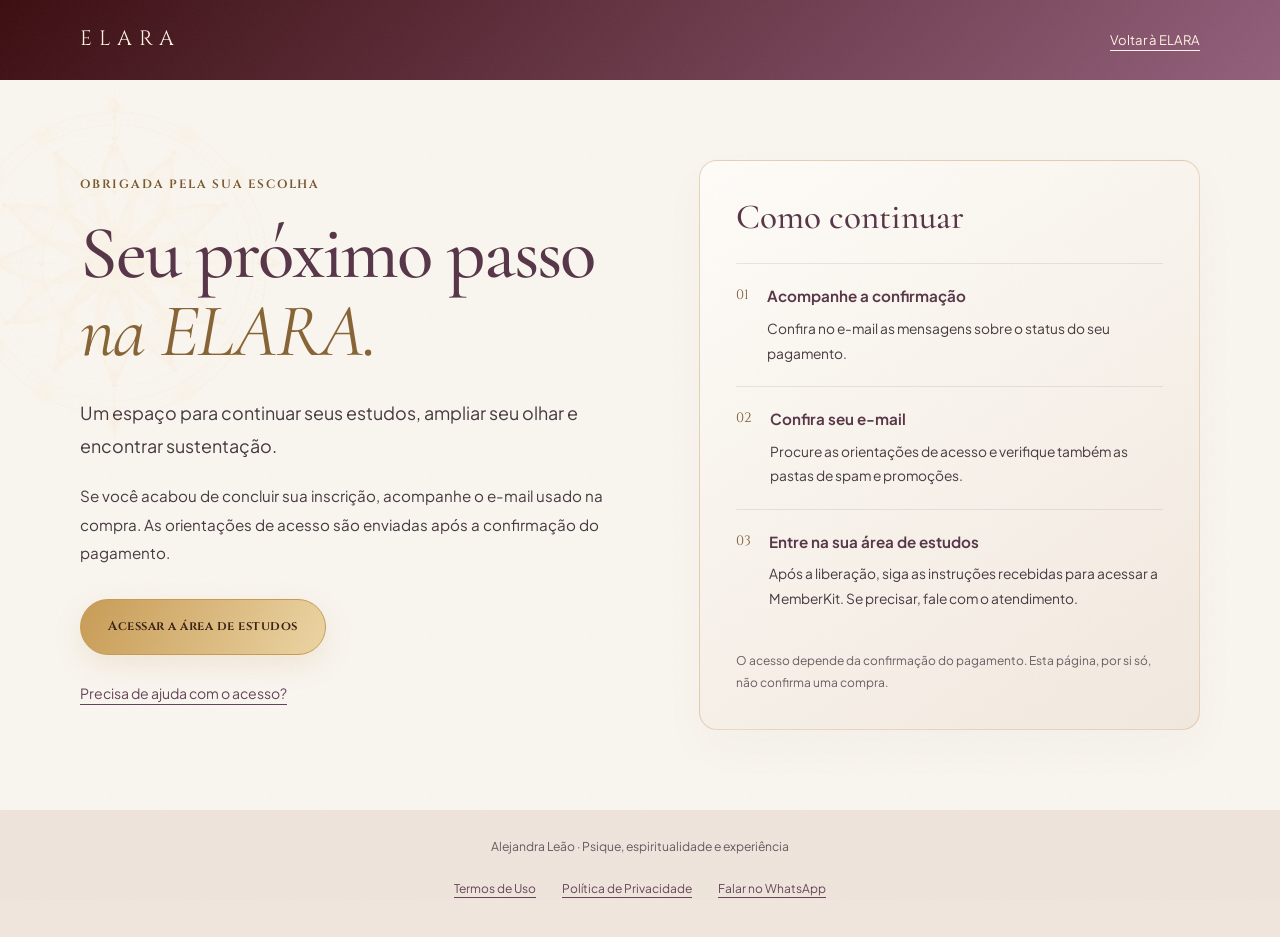
<file: site/obrigada.html>
<!doctype html>
<html lang="pt-BR" data-color-preview="gradient">
<head>
  <meta charset="utf-8">
  <meta name="viewport" content="width=device-width,initial-scale=1">
  <meta name="robots" content="noindex, nofollow">
  <title>Obrigada pela sua escolha · ELARA</title>
  <meta name="description" content="Confira os próximos passos para acessar a ELARA e os canais de atendimento.">
  <meta name="theme-color" content="#563447">
  <link rel="icon" href="favicon.svg" type="image/svg+xml">
  <link rel="stylesheet" href="assets/elara-home-2002dd20e5.css">
  <link rel="stylesheet" href="assets/elara-support-4efb91ff9c.css">
</head>
<body class="support-page">
  <a class="skip-link" href="#conteudo">Pular para o conteúdo</a>
  <header class="support-header">
    <a class="support-brand" href="index.html" aria-label="ELARA — página inicial">ELARA</a>
    <a class="support-back" href="index.html">Voltar à ELARA</a>
  </header>
  <main id="conteudo" class="support-main" tabindex="-1">
    <div class="support-art" aria-hidden="true"><img src="assets/images/mandala-dourada-luz-360-992718903a.webp" width="360" height="360" alt="" decoding="async"></div>
    <div class="support-copy">
      <p class="support-kicker">Obrigada pela sua escolha</p>
      <h1>Seu próximo passo <em>na ELARA.</em></h1>
      <p class="support-intro">Um espaço para continuar seus estudos, ampliar seu olhar e encontrar sustentação.</p>
      <p>Se você acabou de concluir sua inscrição, acompanhe o e-mail usado na compra. As orientações de acesso são enviadas após a confirmação do pagamento.</p>
      <div class="support-actions">
        <a class="support-button" href="https://alejandra-leao.memberkit.com.br/" target="_blank" rel="noopener noreferrer">Acessar a área de estudos<span class="sr-only"> (abre em nova aba)</span></a>
        <a class="support-text-link" href="https://wa.me/557191026649" target="_blank" rel="noopener noreferrer">Precisa de ajuda com o acesso?<span class="sr-only"> Falar no WhatsApp (abre em nova aba)</span></a>
      </div>
    </div>
    <section class="support-steps" aria-labelledby="passos">
      <h2 id="passos">Como continuar</h2>
      <ol>
        <li><span class="support-step-number" aria-hidden="true">01</span><div><h3>Acompanhe a confirmação</h3><p>Confira no e-mail as mensagens sobre o status do seu pagamento.</p></div></li>
        <li><span class="support-step-number" aria-hidden="true">02</span><div><h3>Confira seu e-mail</h3><p>Procure as orientações de acesso e verifique também as pastas de spam e promoções.</p></div></li>
        <li><span class="support-step-number" aria-hidden="true">03</span><div><h3>Entre na sua área de estudos</h3><p>Após a liberação, siga as instruções recebidas para acessar a MemberKit. Se precisar, fale com o atendimento.</p></div></li>
      </ol>
      <p class="support-note">O acesso depende da confirmação do pagamento. Esta página, por si só, não confirma uma compra.</p>
    </section>
  </main>
  <footer class="support-footer">
    <p>Alejandra Leão · Psique, espiritualidade e experiência</p>
    <nav aria-label="Informações e atendimento">
      <a href="termos-de-uso.html">Termos de Uso</a>
      <a href="politica-de-privacidade.html">Política de Privacidade</a>
      <a href="https://wa.me/557191026649" target="_blank" rel="noopener noreferrer">Falar no WhatsApp<span class="sr-only"> (abre em nova aba)</span></a>
    </nav>
  </footer>
</body>
</html>
</file>
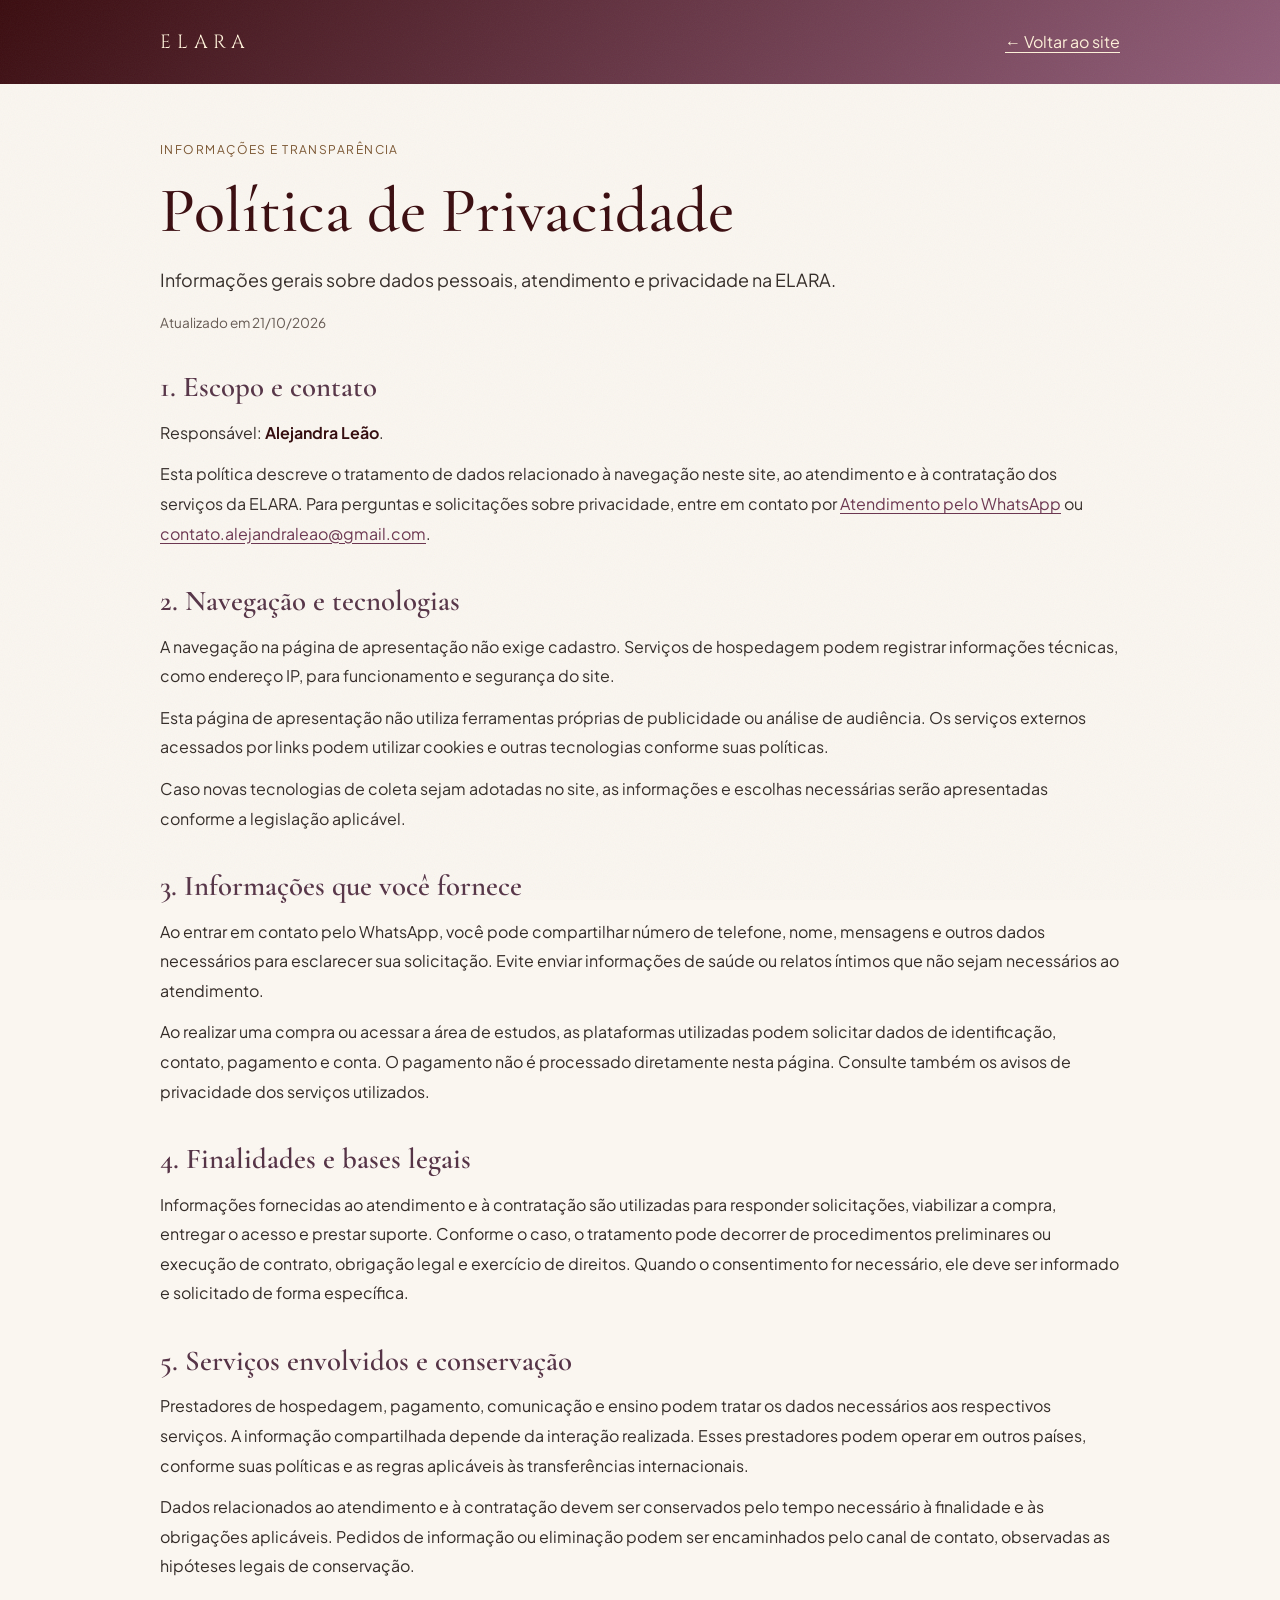
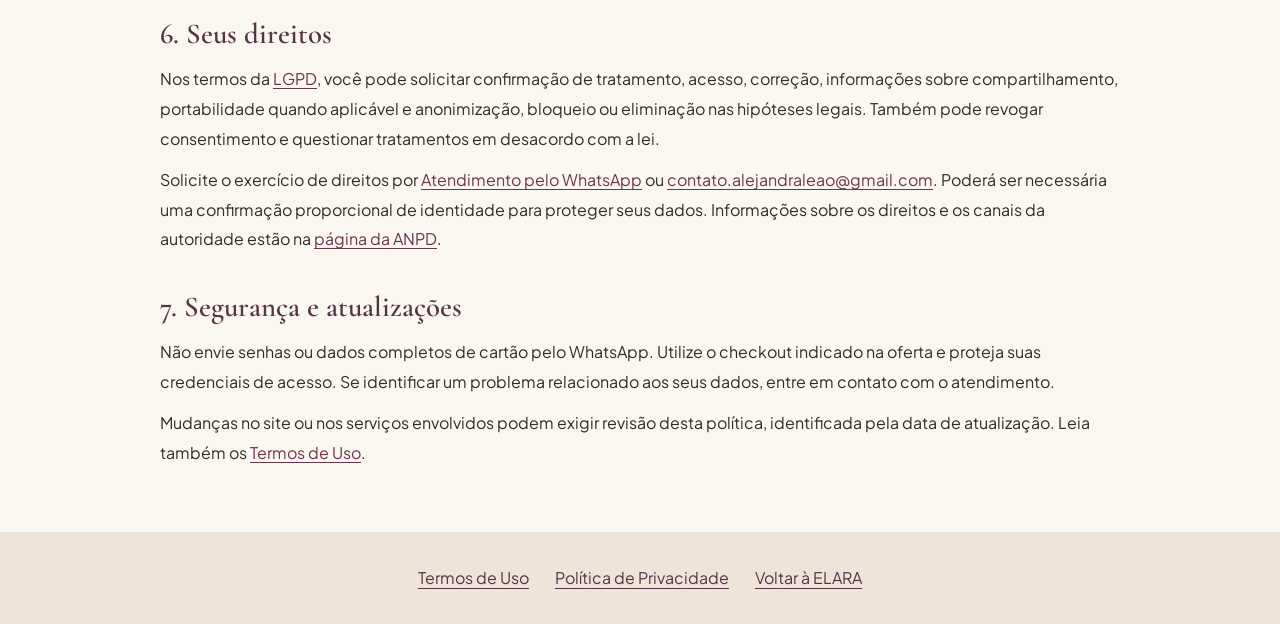
<file: site/politica-de-privacidade.html>
<!doctype html><html lang="pt-BR" data-color-preview="gradient"><head><meta charset="utf-8"><meta name="viewport" content="width=device-width,initial-scale=1"><meta name="robots" content="noindex, nofollow"><title>Política de Privacidade · ELARA</title><meta name="description" content="Informações gerais sobre dados pessoais, atendimento e privacidade na ELARA."><link rel="icon" href="favicon.svg" type="image/svg+xml"><link rel="stylesheet" href="assets/elara-home-2002dd20e5.css"><link rel="stylesheet" href="assets/elara-legal-b72b39628d.css"></head><body class="legal-page"><a class="skip-link" href="#documento">Pular para o documento</a><header class="legal-header"><a class="legal-brand" href="index.html">ELARA</a><a href="index.html">← Voltar ao site</a></header><main id="documento" class="legal-document" tabindex="-1"><p class="legal-kicker">Informações e transparência</p><h1>Política de Privacidade</h1><p class="legal-intro">Informações gerais sobre dados pessoais, atendimento e privacidade na ELARA.</p><p class="legal-date">Atualizado em <time datetime="2026-10-21">21/10/2026</time></p>
      <section id="responsavel"><h2>1. Escopo e contato</h2><p>Responsável: <strong>Alejandra Leão</strong>.</p><p>Esta política descreve o tratamento de dados relacionado à navegação neste site, ao atendimento e à contratação dos serviços da ELARA. Para perguntas e solicitações sobre privacidade, entre em contato por <a href="https://wa.me/557191026649" target="_blank" rel="noopener">Atendimento pelo WhatsApp</a> ou <a href="mailto:contato.alejandraleao@gmail.com">contato.alejandraleao@gmail.com</a>.</p></section>
      <section id="navegacao"><h2>2. Navegação e tecnologias</h2><p>A navegação na página de apresentação não exige cadastro. Serviços de hospedagem podem registrar informações técnicas, como endereço IP, para funcionamento e segurança do site.</p><p>Esta página de apresentação não utiliza ferramentas próprias de publicidade ou análise de audiência. Os serviços externos acessados por links podem utilizar cookies e outras tecnologias conforme suas políticas.</p><p>Caso novas tecnologias de coleta sejam adotadas no site, as informações e escolhas necessárias serão apresentadas conforme a legislação aplicável.</p></section>
      <section id="dados"><h2>3. Informações que você fornece</h2><p>Ao entrar em contato pelo WhatsApp, você pode compartilhar número de telefone, nome, mensagens e outros dados necessários para esclarecer sua solicitação. Evite enviar informações de saúde ou relatos íntimos que não sejam necessários ao atendimento.</p><p>Ao realizar uma compra ou acessar a área de estudos, as plataformas utilizadas podem solicitar dados de identificação, contato, pagamento e conta. O pagamento não é processado diretamente nesta página. Consulte também os avisos de privacidade dos serviços utilizados.</p></section>
      <section id="finalidades"><h2>4. Finalidades e bases legais</h2><p>Informações fornecidas ao atendimento e à contratação são utilizadas para responder solicitações, viabilizar a compra, entregar o acesso e prestar suporte. Conforme o caso, o tratamento pode decorrer de procedimentos preliminares ou execução de contrato, obrigação legal e exercício de direitos. Quando o consentimento for necessário, ele deve ser informado e solicitado de forma específica.</p></section>
      <section id="servicos"><h2>5. Serviços envolvidos e conservação</h2><p>Prestadores de hospedagem, pagamento, comunicação e ensino podem tratar os dados necessários aos respectivos serviços. A informação compartilhada depende da interação realizada. Esses prestadores podem operar em outros países, conforme suas políticas e as regras aplicáveis às transferências internacionais.</p><p>Dados relacionados ao atendimento e à contratação devem ser conservados pelo tempo necessário à finalidade e às obrigações aplicáveis. Pedidos de informação ou eliminação podem ser encaminhados pelo canal de contato, observadas as hipóteses legais de conservação.</p></section>
      <section id="direitos"><h2>6. Seus direitos</h2><p>Nos termos da <a href="https://www2.camara.leg.br/legin/fed/lei/2018/lei-13709-14-agosto-2018-787077-normaatualizada-pl.html" target="_blank" rel="noopener">LGPD</a>, você pode solicitar confirmação de tratamento, acesso, correção, informações sobre compartilhamento, portabilidade quando aplicável e anonimização, bloqueio ou eliminação nas hipóteses legais. Também pode revogar consentimento e questionar tratamentos em desacordo com a lei.</p><p>Solicite o exercício de direitos por <a href="https://wa.me/557191026649" target="_blank" rel="noopener">Atendimento pelo WhatsApp</a> ou <a href="mailto:contato.alejandraleao@gmail.com">contato.alejandraleao@gmail.com</a>. Poderá ser necessária uma confirmação proporcional de identidade para proteger seus dados. Informações sobre os direitos e os canais da autoridade estão na <a href="https://www.gov.br/anpd/pt-br/assuntos/titular-de-dados/direito-dos-titulares" target="_blank" rel="noopener">página da ANPD</a>.</p></section>
      <section id="seguranca"><h2>7. Segurança e atualizações</h2><p>Não envie senhas ou dados completos de cartão pelo WhatsApp. Utilize o checkout indicado na oferta e proteja suas credenciais de acesso. Se identificar um problema relacionado aos seus dados, entre em contato com o atendimento.</p><p>Mudanças no site ou nos serviços envolvidos podem exigir revisão desta política, identificada pela data de atualização. Leia também os <a href="termos-de-uso.html">Termos de Uso</a>.</p></section></main><footer class="legal-footer"><nav aria-label="Documentos legais"><a href="termos-de-uso.html">Termos de Uso</a><a href="politica-de-privacidade.html" aria-current="page">Política de Privacidade</a><a href="index.html">Voltar à ELARA</a></nav></footer></body></html>
</file>
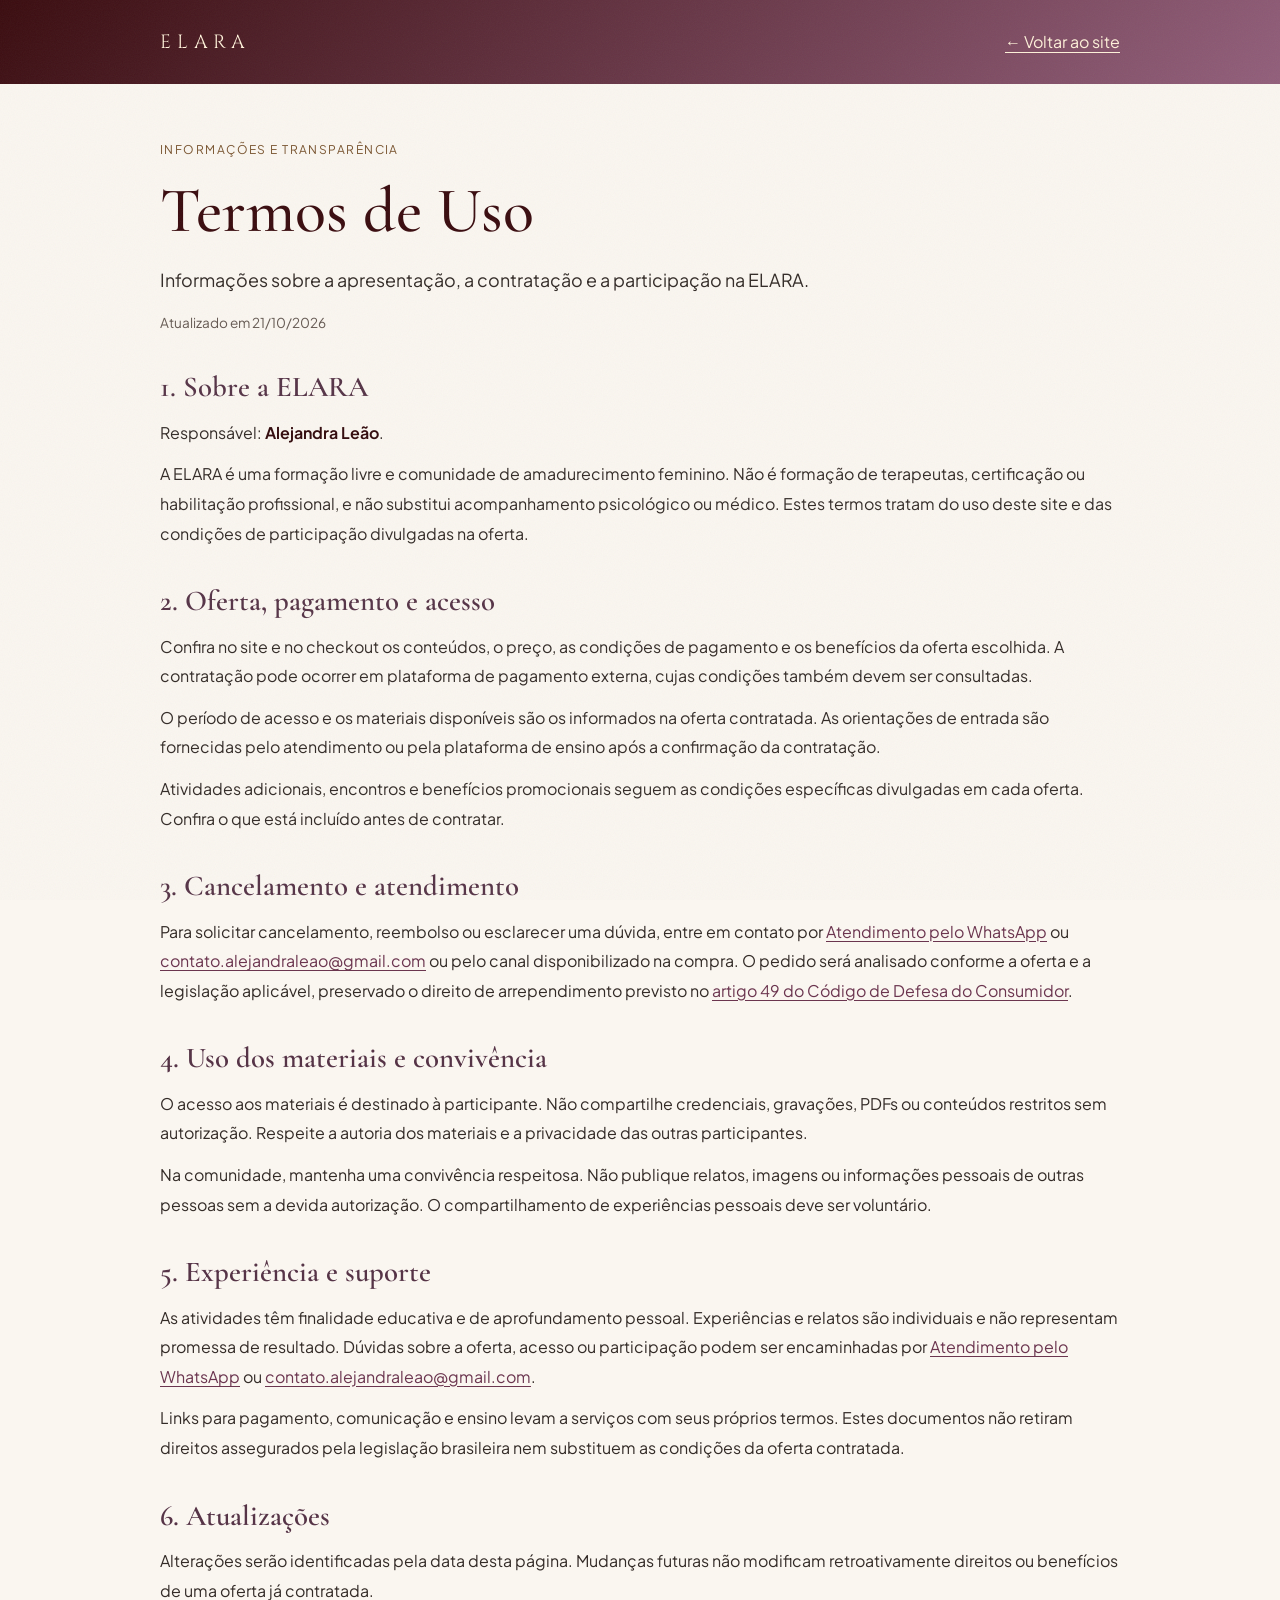
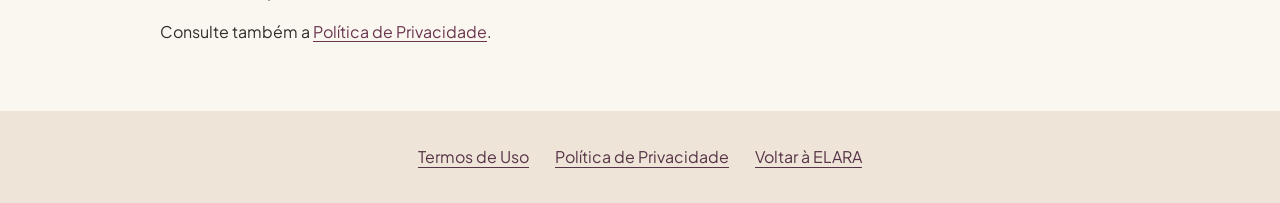
<file: site/termos-de-uso.html>
<!doctype html><html lang="pt-BR" data-color-preview="gradient"><head><meta charset="utf-8"><meta name="viewport" content="width=device-width,initial-scale=1"><meta name="robots" content="noindex, nofollow"><title>Termos de Uso · ELARA</title><meta name="description" content="Informações sobre a apresentação, a contratação e a participação na ELARA."><link rel="icon" href="favicon.svg" type="image/svg+xml"><link rel="stylesheet" href="assets/elara-home-2002dd20e5.css"><link rel="stylesheet" href="assets/elara-legal-b72b39628d.css"></head><body class="legal-page"><a class="skip-link" href="#documento">Pular para o documento</a><header class="legal-header"><a class="legal-brand" href="index.html">ELARA</a><a href="index.html">← Voltar ao site</a></header><main id="documento" class="legal-document" tabindex="-1"><p class="legal-kicker">Informações e transparência</p><h1>Termos de Uso</h1><p class="legal-intro">Informações sobre a apresentação, a contratação e a participação na ELARA.</p><p class="legal-date">Atualizado em <time datetime="2026-10-21">21/10/2026</time></p>
      <section id="sobre"><h2>1. Sobre a ELARA</h2><p>Responsável: <strong>Alejandra Leão</strong>.</p><p>A ELARA é uma formação livre e comunidade de amadurecimento feminino. Não é formação de terapeutas, certificação ou habilitação profissional, e não substitui acompanhamento psicológico ou médico. Estes termos tratam do uso deste site e das condições de participação divulgadas na oferta.</p></section>
      <section id="oferta"><h2>2. Oferta, pagamento e acesso</h2><p>Confira no site e no checkout os conteúdos, o preço, as condições de pagamento e os benefícios da oferta escolhida. A contratação pode ocorrer em plataforma de pagamento externa, cujas condições também devem ser consultadas.</p><p>O período de acesso e os materiais disponíveis são os informados na oferta contratada. As orientações de entrada são fornecidas pelo atendimento ou pela plataforma de ensino após a confirmação da contratação.</p><p>Atividades adicionais, encontros e benefícios promocionais seguem as condições específicas divulgadas em cada oferta. Confira o que está incluído antes de contratar.</p></section>
      <section id="cancelamento"><h2>3. Cancelamento e atendimento</h2><p>Para solicitar cancelamento, reembolso ou esclarecer uma dúvida, entre em contato por <a href="https://wa.me/557191026649" target="_blank" rel="noopener">Atendimento pelo WhatsApp</a> ou <a href="mailto:contato.alejandraleao@gmail.com">contato.alejandraleao@gmail.com</a> ou pelo canal disponibilizado na compra. O pedido será analisado conforme a oferta e a legislação aplicável, preservado o direito de arrependimento previsto no <a href="https://www2.camara.leg.br/legin/fed/lei/1990/lei-8078-11-setembro-1990-365086-normaatualizada-pl.html" target="_blank" rel="noopener">artigo 49 do Código de Defesa do Consumidor</a>.</p></section>
      <section id="convivencia"><h2>4. Uso dos materiais e convivência</h2><p>O acesso aos materiais é destinado à participante. Não compartilhe credenciais, gravações, PDFs ou conteúdos restritos sem autorização. Respeite a autoria dos materiais e a privacidade das outras participantes.</p><p>Na comunidade, mantenha uma convivência respeitosa. Não publique relatos, imagens ou informações pessoais de outras pessoas sem a devida autorização. O compartilhamento de experiências pessoais deve ser voluntário.</p></section>
      <section id="limites"><h2>5. Experiência e suporte</h2><p>As atividades têm finalidade educativa e de aprofundamento pessoal. Experiências e relatos são individuais e não representam promessa de resultado. Dúvidas sobre a oferta, acesso ou participação podem ser encaminhadas por <a href="https://wa.me/557191026649" target="_blank" rel="noopener">Atendimento pelo WhatsApp</a> ou <a href="mailto:contato.alejandraleao@gmail.com">contato.alejandraleao@gmail.com</a>.</p><p>Links para pagamento, comunicação e ensino levam a serviços com seus próprios termos. Estes documentos não retiram direitos assegurados pela legislação brasileira nem substituem as condições da oferta contratada.</p></section>
      <section id="atualizacoes"><h2>6. Atualizações</h2><p>Alterações serão identificadas pela data desta página. Mudanças futuras não modificam retroativamente direitos ou benefícios de uma oferta já contratada.</p><p>Consulte também a <a href="politica-de-privacidade.html">Política de Privacidade</a>.</p></section></main><footer class="legal-footer"><nav aria-label="Documentos legais"><a href="termos-de-uso.html" aria-current="page">Termos de Uso</a><a href="politica-de-privacidade.html">Política de Privacidade</a><a href="index.html">Voltar à ELARA</a></nav></footer></body></html>
</file>
<file: site/assets/elara-home-2002dd20e5.css>
@font-face{font-family:Cinzel;font-style:normal;font-weight:100 900;font-display:swap;src:url(fonts/a9f2ac1e3f-cinzel-latin-wght-normal.woff2) format("woff2")}@font-face{font-family:Cormorant Garamond;font-style:normal;font-weight:100 900;font-display:swap;src:url(fonts/45d3590b18-cormorant-garamond-latin-wght-normal.woff2) format("woff2")}@font-face{font-family:Cormorant Garamond;font-style:italic;font-weight:100 900;font-display:swap;src:url(fonts/3361b9c382-cormorant-garamond-latin-wght-italic.woff2) format("woff2")}@font-face{font-family:Plus Jakarta Sans;font-style:normal;font-weight:100 900;font-display:swap;src:url(fonts/5d2d7a6528-plus-jakarta-sans-latin-wght-normal.woff2) format("woff2")}:root{--bordeaux: #3A0C0F;--bordeaux-deep: #1E0507;--bordeaux-mid: #4A1317;--wine: #640909;--earth: #3A241C;--gold: #CA9650;--gold-bright: #E4B877;--gold-pale: #F1DDB8;--gold-glow: rgba(202, 150, 80, .22);--paper: #FAF6F0;--paper-warm: #F2E9DE;--paper-deep: #E9DCCB;--ink: #1C1514;--ink-soft: #4A3C38;--ink-muted: #7A6C66;--line: rgba(202, 150, 80, .32);--line-dark: rgba(58, 12, 15, .12);--font-display: "Cormorant Garamond", Georgia, serif;--font-cinzel: "Cinzel", Georgia, serif;--font-body: "Plus Jakarta Sans", -apple-system, sans-serif;--ease-out: cubic-bezier(.16, 1, .3, 1);--wrap: min(1180px, 88vw);--wrap-narrow: min(680px, 88vw)}*,*:before,*:after{box-sizing:border-box;margin:0;padding:0}html{scroll-behavior:auto;overflow-x:clip}body{background:var(--paper);color:var(--ink);font-family:var(--font-body);font-size:16px;line-height:1.7;overflow-x:clip;-webkit-font-smoothing:antialiased;text-rendering:optimizeLegibility}img,svg{display:block;max-width:100%}a{color:inherit}button{font:inherit;cursor:pointer;border:0;background:none;color:inherit}strong,b{font-weight:650;color:var(--bordeaux)}.path-card strong,.path-card b{font-weight:650;color:var(--wine)}.path-card--dark strong,.path-card--dark b{color:var(--gold-bright);font-weight:600}.logic-card__problem strong{color:var(--bordeaux);font-weight:650}.logic-card__answer strong{color:#fff3dc;font-weight:600}.lenis.lenis-smooth{scroll-behavior:auto!important}.lenis.lenis-stopped{overflow:hidden}.wrap{width:var(--wrap);margin:0 auto;position:relative;z-index:2}.wrap-narrow{width:var(--wrap-narrow);margin:0 auto;position:relative;z-index:2}.sr-only{position:absolute;width:1px;height:1px;overflow:hidden;clip:rect(0 0 0 0);white-space:nowrap}body:after{content:"";position:fixed;inset:0;pointer-events:none;z-index:999;opacity:.05;background-image:url("data:image/svg+xml,%3Csvg xmlns='http://www.w3.org/2000/svg' width='160' height='160'%3E%3Cfilter id='n'%3E%3CfeTurbulence type='fractalNoise' baseFrequency='0.85' numOctaves='3' stitchTiles='stitch'/%3E%3C/filter%3E%3Crect width='100%25' height='100%25' filter='url(%23n)'/%3E%3C/svg%3E")}.eyebrow{font-family:var(--font-cinzel);font-size:.72rem;letter-spacing:.26em;text-transform:uppercase;font-weight:600;color:var(--gold);display:inline-flex;align-items:center;gap:14px;margin-bottom:22px}.eyebrow:before,.eyebrow:after{content:"";width:28px;height:1px;background:linear-gradient(90deg,transparent,var(--gold))}.eyebrow:after{background:linear-gradient(90deg,var(--gold),transparent)}.h-display{font-family:var(--font-display);font-weight:400;line-height:1.06;letter-spacing:-.01em;font-size:clamp(2.3rem,5vw,4.4rem)}.h-display em{font-style:italic;color:var(--gold)}.lead{font-size:clamp(1.05rem,1.4vw,1.2rem);line-height:1.8;color:var(--ink-soft)}.signature{font-family:var(--font-display);font-style:italic;font-size:clamp(1.35rem,2.2vw,1.8rem);color:var(--gold);letter-spacing:.01em}.section{position:relative;padding:clamp(70px,8vw,120px) 0;overflow:hidden}.section--dark{background:var(--bordeaux);color:var(--paper)}.section--dark .lead{color:#faf6f0c7}.section--warm{background:var(--paper-warm)}.section-head{text-align:center;margin:0 auto clamp(40px,5vw,64px);max-width:780px}.section-head .lead{margin-top:18px}.ornament-divider{display:block;width:min(320px,72vw);max-width:350px;height:auto;margin:0 auto 32px;filter:drop-shadow(0 4px 14px rgba(202,150,80,.25));pointer-events:none;-webkit-user-select:none;user-select:none}.section-head .ornament-divider,.compare__header .ornament-divider{margin:24px auto 0}.btn{position:relative;display:inline-flex;align-items:center;justify-content:center;gap:12px;padding:19px 38px;font-family:var(--font-cinzel);font-weight:600;font-size:.8rem;letter-spacing:.2em;text-transform:uppercase;text-decoration:none;border-radius:999px;overflow:hidden;isolation:isolate;transition:transform .5s var(--ease-out),box-shadow .5s var(--ease-out),color .4s;min-height:56px}.btn--gold{color:var(--bordeaux-deep);background:linear-gradient(120deg,#B9843F 0%,var(--gold-bright) 45%,#F6E2BC 55%,var(--gold) 100%);background-size:220% 100%;box-shadow:0 14px 40px -12px #ca9650a6,inset 0 1px #ffffff80;animation:btnSheen 6s ease-in-out infinite}.btn--gold:hover{transform:translateY(-3px);box-shadow:0 22px 50px -14px #ca9650d9}.btn--ghost{color:var(--gold-bright);border:1px solid var(--line);background:#ca96500f}.btn--ghost:hover{background:#ca965024;transform:translateY(-2px)}.btn--ghost-dark{color:var(--bordeaux);border:1px solid rgba(58,12,15,.25)}.btn--ghost-dark:hover{background:#3a0c0f0d;transform:translateY(-2px)}.btn svg{width:16px;height:16px;transition:transform .4s var(--ease-out)}.btn:hover svg{transform:translate(4px)}.btn__label{min-width:0}.btn__keep{white-space:nowrap}.btn__text-short{display:none}@keyframes btnSheen{0%,to{background-position:100% 0}50%{background-position:0 0}}.topbar{position:fixed;top:0;left:0;right:0;z-index:100;display:flex;align-items:center;justify-content:space-between;padding:18px max(24px,calc((100vw - 1240px)/2 + 24px));transition:background .5s,padding .5s,backdrop-filter .5s}.topbar.is-scrolled{background:#1e0507c7;-webkit-backdrop-filter:blur(14px) saturate(140%);backdrop-filter:blur(14px) saturate(140%);padding:12px max(24px,calc((100vw - 1240px)/2 + 24px));border-bottom:1px solid rgba(202,150,80,.15)}.topbar__brand{font-family:var(--font-cinzel);letter-spacing:.34em;color:var(--paper);text-decoration:none;font-size:1.05rem;display:flex;align-items:center;gap:12px}.topbar__brand svg{width:26px;height:26px;color:var(--gold)}.topbar .btn{padding:13px 26px;min-height:46px;font-size:.74rem}.topbar__progress{position:absolute;left:0;bottom:-1px;height:1px;width:100%;transform-origin:left;transform:scaleX(0);background:linear-gradient(90deg,var(--gold),var(--gold-bright))}.hero{position:relative;height:auto;min-height:100svh;max-height:none;background:radial-gradient(120% 90% at 70% 30%,#5A161B 0%,var(--bordeaux) 42%,var(--bordeaux-deep) 100%);color:var(--paper);display:flex;align-items:flex-end;justify-content:center;padding:76px 24px 0;overflow:hidden}.hero__canvas,.bordeaux-canvas{position:absolute;inset:0;width:100%;height:100%;z-index:1;pointer-events:none}.hero__grid{display:grid;grid-template-columns:1.12fr .88fr;gap:clamp(28px,4vw,60px);align-items:end;width:100%;max-width:1240px;margin:0 auto;min-height:calc(100svh - 76px)}.hero__copy{padding-bottom:clamp(24px,4.5vh,48px);align-self:center;max-width:630px}.hero__name{font-family:var(--font-cinzel);font-weight:400;font-size:clamp(3.6rem,7.2vw,5.8rem);letter-spacing:.26em;line-height:.98;margin-bottom:16px;background:linear-gradient(180deg,#FFF3DC 0%,var(--gold-bright) 45%,#A9763A 100%);-webkit-background-clip:text;background-clip:text;color:transparent}.hero__name .char{display:inline-block}.hero__headline{font-family:var(--font-display);font-weight:400;font-size:clamp(1.6rem,2.35vw,2.25rem);line-height:1.24;max-width:620px;margin-bottom:16px}.hero__text{color:#faf6f0d1;max-width:580px;margin-bottom:14px;font-size:clamp(1.02rem,1.25vw,1.14rem);line-height:1.6}.hero__care{font-family:var(--font-display);font-size:clamp(1.18rem,1.5vw,1.42rem);line-height:1.38;max-width:580px;margin:16px 0 20px;padding-left:18px;border-left:2px solid var(--gold);color:var(--paper)}.hero__care strong{font-weight:600;font-style:italic;color:var(--gold-bright)}.hero__actions{display:flex;flex-wrap:wrap;gap:16px;align-items:center;margin-top:10px}.hero__actions .btn{padding:21px 44px;font-size:.9rem;letter-spacing:.22em;min-height:62px}.hero__actions .btn svg{width:18px;height:18px}.hero__sig{font-family:var(--font-display);font-style:italic;font-size:clamp(1.15rem,1.4vw,1.32rem);line-height:1.45;color:var(--gold-pale);margin-top:20px}.hero__visual{position:relative;width:100%;height:100%;display:flex;align-items:flex-end;justify-content:center}.hero__mandala-wrap{position:absolute;left:50%;top:46%;transform:translate(-50%,-50%);width:min(650px,80vh);aspect-ratio:1;pointer-events:none;z-index:1;display:flex;align-items:center;justify-content:center}.hero__mandala-luz{width:100%;height:100%;object-fit:contain;pointer-events:none;mix-blend-mode:screen;opacity:.88}.hero__portrait{position:relative;z-index:2;height:min(660px,86vh);width:auto;display:flex;align-items:flex-end;justify-content:center;transform:translate(0);filter:drop-shadow(0 20px 50px rgba(0,0,0,.75)) drop-shadow(0 0 40px rgba(202,150,80,.22));pointer-events:none}.hero__portrait-img{height:100%;width:auto;max-width:100%;object-fit:contain;object-position:bottom center;display:block}.spin-slow{animation:spin 90s linear infinite;transform-origin:50% 50%}.spin-rev{animation:spin 140s linear infinite reverse;transform-origin:50% 50%}@keyframes spin{to{transform:rotate(360deg)}}.pulse-soft{animation:pulseSoft 5s ease-in-out infinite;transform-origin:50% 50%}@keyframes pulseSoft{0%,to{opacity:.55}50%{opacity:1}}.activation{position:relative;background:var(--paper);padding-top:clamp(48px,6vw,72px)}.activation .wrap-narrow{width:min(780px,90vw)}.activation .ornament-divider{position:relative;z-index:12;margin:0 auto clamp(24px,4vw,40px);max-width:min(320px,78vw);pointer-events:none;filter:drop-shadow(0 4px 10px rgba(58,12,15,.28))}.activation__threads{position:absolute;inset:0;z-index:0;pointer-events:none;opacity:.55}.activation__title{font-family:var(--font-display);font-size:clamp(2.3rem,4.4vw,3.6rem);line-height:1.16;color:var(--bordeaux);text-align:center;margin-bottom:56px;font-weight:400}.activation__title em{color:var(--wine)}.activation p{font-size:clamp(1.22rem,1.6vw,1.45rem);line-height:1.85;color:var(--ink-soft);margin-bottom:30px}.activation .pull{font-family:var(--font-display);font-size:clamp(1.85rem,3vw,2.5rem);line-height:1.34;color:var(--bordeaux);margin:64px auto;text-align:center;position:relative;max-width:780px}.activation .pull:before{content:"";display:block;width:1px;height:46px;margin:0 auto 24px;background:linear-gradient(transparent,var(--gold))}.scrub-words .w{opacity:.28;transition:opacity .2s linear}.activation-intro{margin:0 auto clamp(32px,4.5vw,48px);max-width:720px;text-align:center}.activation-lead{font-size:clamp(1.15rem,1.55vw,1.35rem);line-height:1.82;color:var(--ink-soft);margin-bottom:32px}.activation-depth-card{position:relative;margin:32px auto 36px;padding:clamp(22px,3.5vw,32px) clamp(20px,4vw,36px);background:linear-gradient(180deg,#ffffffe0,#f2e9deb8);border:1px solid rgba(202,150,80,.42);border-radius:12px;box-shadow:0 14px 36px #3a0c0f14,0 0 20px #ca965014;max-width:640px;text-align:center}.activation-depth-card__ornament{display:block;font-size:.85rem;color:var(--gold);letter-spacing:.3em;opacity:.85}.activation-depth-card__quote{font-family:var(--font-display);font-size:clamp(1.4rem,2.4vw,1.85rem);line-height:1.34;color:var(--bordeaux);margin:12px 0;font-weight:400}.activation-depth-card__quote em{font-style:italic;color:var(--wine);font-weight:500}.activation-facets{font-size:clamp(1.12rem,1.5vw,1.3rem);line-height:1.82;color:var(--ink-soft);margin-bottom:24px}.activation-facets strong{color:var(--bordeaux);font-weight:600}.activation-photo{margin:50px auto 44px;max-width:780px;text-align:center}.activation-photo__frame{position:relative;border-radius:12px;overflow:hidden;border:1px solid rgba(202,150,80,.45);aspect-ratio:16 / 10;box-shadow:0 28px 70px #3a0c0f33;background:#1a0406}.activation-photo__frame img{width:100%;height:100%;object-fit:cover;transition:transform .8s cubic-bezier(.16,1,.3,1);display:block}.activation-photo:hover .activation-photo__frame img{transform:scale(1.03)}.activation-photo__glow{position:absolute;inset:0;pointer-events:none;background:radial-gradient(circle at center,transparent 40%,rgba(26,4,6,.35) 80%,rgba(26,4,6,.7) 100%)}.activation-photo__caption{margin-top:20px;display:flex;flex-direction:column;gap:8px;align-items:center}.activation-photo__tag{font-family:var(--font-cinzel);font-size:1.4rem;letter-spacing:.24em;text-transform:uppercase;color:var(--gold)}.activation-photo__caption em{font-family:var(--font-display);font-size:clamp(1.5rem,2vw,1.8rem);color:var(--wine);font-style:italic;max-width:800px;line-height:1.4;text-align:center}.activation-parchment{position:relative;background:linear-gradient(175deg,#fcf7f0,#f3e8d8);border:1px solid rgba(202,150,80,.45);border-radius:16px;padding:clamp(38px,5vw,56px) clamp(28px,5vw,54px);margin:50px auto 44px;max-width:780px;box-shadow:0 24px 60px -20px #3a0c0f1f,inset 0 0 50px #ca965014}.activation-parchment:before{content:"";position:absolute;inset:6px;border:1px solid rgba(202,150,80,.22);border-radius:12px;pointer-events:none}.parchment__mark{text-align:center;color:var(--gold);font-size:1.15rem;letter-spacing:.35em;margin-bottom:16px}.parchment__lead{font-family:var(--font-display);font-weight:500;font-size:clamp(1.45rem,2.2vw,1.95rem);line-height:1.32;color:var(--bordeaux);text-align:center;margin-bottom:28px}.parchment__lead em{font-style:italic;color:var(--wine)}.parchment__body{display:flex;flex-direction:column;gap:18px}.parchment__item{display:flex;align-items:flex-start;gap:16px;font-size:clamp(1.1rem,1.4vw,1.25rem)!important;line-height:1.75!important;color:var(--ink-soft)!important;margin-bottom:0!important}.parchment__bullet{color:var(--gold);font-size:.95rem;line-height:1.9;flex-shrink:0}.parchment__item strong{color:var(--bordeaux);font-weight:600}.logic{background:var(--paper-warm)}.logic__pin{min-height:100svh;display:flex;align-items:center;padding:110px 0 70px}.logic__grid{display:grid;grid-template-columns:repeat(3,1fr);gap:26px}.logic-card{position:relative;background:var(--paper);border:1px solid var(--line-dark);border-radius:4px;padding:0 32px 34px;display:flex;flex-direction:column;box-shadow:0 30px 60px -40px #3a0c0f59;overflow:hidden;transition:transform .6s var(--ease-out),box-shadow .6s var(--ease-out)}.logic-card:hover{transform:translateY(-5px);box-shadow:0 40px 70px -35px #3a0c0f73}.logic-card:before{content:"";position:absolute;left:0;top:0;right:0;height:2px;background:linear-gradient(90deg,transparent,var(--gold),transparent);z-index:2}.logic-card__thumb-header{width:calc(100% + 64px);margin:0 -32px 24px;height:240px;overflow:hidden;border-bottom:1px solid rgba(202,150,80,.35);background:#1a0406;position:relative}.logic-card__thumb-header img{width:100%;height:100%;object-fit:cover;transition:transform .7s cubic-bezier(.16,1,.3,1);display:block}.logic-card:hover .logic-card__thumb-header img{transform:scale(1.06)}.logic-card__thumb-header:after{content:"";position:absolute;inset:0;background:linear-gradient(180deg,transparent 40%,rgba(20,4,7,.6) 100%);pointer-events:none}.logic-card__num{font-family:var(--font-cinzel);font-size:.78rem;letter-spacing:.26em;color:var(--gold);margin-bottom:12px;font-weight:600;display:inline-block}.logic-card h3{font-family:var(--font-display);font-weight:500;font-size:1.62rem;line-height:1.2;color:var(--bordeaux);margin-bottom:14px}.logic-card__problem{color:var(--ink-muted);font-size:.97rem;margin-bottom:26px}.logic-card__answer{margin-top:auto;padding:22px 22px 20px;border-radius:3px;background:linear-gradient(160deg,var(--bordeaux) 0%,#52141A 100%);color:var(--paper);font-size:.95rem;line-height:1.65;position:relative}.logic-card__answer b{display:block;font-family:var(--font-cinzel);font-size:.68rem;letter-spacing:.24em;color:var(--gold-bright);margin-bottom:8px;font-weight:600}.logic__closing{text-align:center;margin:56px auto 0;max-width:760px;font-family:var(--font-display);font-size:clamp(1.4rem,2.3vw,1.85rem);line-height:1.4;color:var(--bordeaux)}.paths{background:var(--paper)}.paths__grid{display:grid;grid-template-columns:repeat(2,1fr);gap:26px}.path-card{position:relative;padding:0 42px 42px;border-radius:4px;background:linear-gradient(170deg,#FFFDF9 0%,var(--paper-warm) 100%);border:1px solid var(--line-dark);overflow:hidden;transition:transform .7s var(--ease-out),box-shadow .7s var(--ease-out),border-color .5s}.path-card:hover{transform:translateY(-6px);box-shadow:0 40px 70px -45px #3a0c0f8c;border-color:var(--line)}.path-card__tag{font-family:var(--font-cinzel);font-size:.7rem;letter-spacing:.24em;color:var(--gold)}.path-card h3{font-family:var(--font-display);font-weight:500;font-size:clamp(1.9rem,2.6vw,2.3rem);color:var(--bordeaux);margin:6px 0;line-height:1.1}.path-card__sub{font-family:var(--font-display);font-style:italic;font-size:1.22rem;color:var(--wine);margin-bottom:16px;line-height:1.35}.path-card p{color:var(--ink-soft);font-size:.98rem}.path-card__watermark{position:absolute;right:-60px;bottom:-60px;width:240px;height:240px;color:var(--gold);opacity:.08;pointer-events:none}.path-card--has-thumb{padding-top:0;overflow:hidden}.path-card__thumb-header{width:calc(100% + 84px);margin:0 -42px 24px;height:clamp(170px,18vw,215px);overflow:hidden;border-bottom:1px solid rgba(202,150,80,.35);background:#1a0406;position:relative}.path-card__thumb-header img{width:100%;height:100%;object-fit:cover;transition:transform .7s cubic-bezier(.16,1,.3,1);display:block}.path-card:hover .path-card__thumb-header img{transform:scale(1.05)}.path-card__thumb-header:after{content:"";position:absolute;inset:0;background:linear-gradient(180deg,transparent 40%,rgba(20,4,7,.65) 100%);pointer-events:none}.paths__duo{display:grid;grid-template-columns:repeat(2,1fr);gap:26px;margin-top:26px}.path-card--dark{background:linear-gradient(165deg,var(--bordeaux) 0%,#2A0709 100%);border-color:#ca965033;color:var(--paper)}.path-card--dark h3{color:var(--paper)}.path-card--dark .path-card__sub{color:var(--gold-bright)}.path-card--dark p{color:#faf6f0bf}.path-card__note{margin-top:16px;padding-top:16px;border-top:1px solid rgba(202,150,80,.2);font-size:.9rem!important}.kit-card{margin-top:36px;display:grid;grid-template-columns:1.15fr .85fr;gap:48px;align-items:center;padding:38px 42px;border-radius:8px;border:1px solid rgba(202,150,80,.45);background:linear-gradient(135deg,#fffdf9e6,#f6eee3fa);box-shadow:0 24px 60px #3a0c0f14,0 0 0 1px #fff9 inset;position:relative;overflow:hidden}.kit-card:before{content:"";position:absolute;top:0;left:0;right:0;height:3px;background:linear-gradient(90deg,transparent,var(--gold),transparent)}.kit-card__visual{display:flex;flex-direction:column;gap:14px}.kit-card__figure{position:relative;border-radius:6px;overflow:hidden;aspect-ratio:16 / 11;background:#1a0406;border:1px solid rgba(202,150,80,.35);box-shadow:0 16px 36px #3a0c0f26}.kit-card__img{width:100%;height:100%;object-fit:cover;transition:transform .6s cubic-bezier(.16,1,.3,1),opacity .25s ease;display:block}.kit-card__figure:hover .kit-card__img{transform:scale(1.03)}.kit-card__badge{position:absolute;bottom:12px;left:12px;padding:6px 14px;font-family:var(--font-cinzel);font-size:.68rem;letter-spacing:.16em;text-transform:uppercase;color:var(--gold-bright);background:#2a0709e0;-webkit-backdrop-filter:blur(8px);backdrop-filter:blur(8px);border:1px solid rgba(202,150,80,.4);border-radius:999px;pointer-events:none}.kit-card__thumbs{display:flex;gap:10px}.kit-card__thumb{flex:1;height:84px;border-radius:6px;overflow:hidden;border:2px solid transparent;padding:0;background:#2a0709;cursor:pointer;transition:border-color .25s,transform .25s,opacity .25s;opacity:.65}.kit-card__thumb img{width:100%;height:100%;object-fit:cover;display:block}.kit-card__thumb:hover{opacity:1;transform:translateY(-2px)}.kit-card__thumb.is-active{border-color:var(--gold);opacity:1;box-shadow:0 4px 12px #ca96504d}.kit-card h3{font-family:var(--font-display);font-weight:500;font-size:2.15rem;color:var(--bordeaux);line-height:1.1;margin:6px 0 10px}.kit-card__highlights{display:grid;grid-template-columns:1fr;gap:10px;margin-top:22px;padding-top:20px;border-top:1px solid rgba(202,150,80,.25)}.kit-card__highlights span{display:flex;align-items:center;gap:10px;font-size:.94rem;color:var(--ink);font-weight:500}.kit-card__highlights svg{flex:0 0 16px;width:16px;height:16px;color:var(--gold)}.paths__closing{text-align:center;margin-top:80px}.paths__closing p:last-child{color:var(--ink-muted);max-width:560px;margin:14px auto 0}.roses-stage{position:relative;background:var(--bordeaux-deep);color:var(--paper);overflow:hidden}.roses-stage__aura{position:absolute;inset:-20%;z-index:0;transition:background 1.2s ease;background:radial-gradient(circle at 30% 50%,rgba(240,235,225,.18),transparent 55%)}.roses-stage__inner{position:relative;z-index:2;min-height:100svh;display:grid;grid-template-rows:auto 1fr auto;padding:96px 5vw 40px}.roses-stage__top{display:flex;align-items:center;gap:24px;font-family:var(--font-cinzel);font-size:.7rem;letter-spacing:.24em;color:var(--gold-bright);text-transform:uppercase}.roses-stage__track{flex:1;height:1px;background:#ca965038;position:relative}.roses-stage__fill{position:absolute;inset:0;transform-origin:left;transform:scaleX(0);background:linear-gradient(90deg,var(--gold),var(--gold-bright));box-shadow:0 0 12px var(--gold)}.roses-stage__body{display:grid;grid-template-columns:1fr 1fr;gap:6vw;align-items:center}.roses-portal{position:relative;width:min(78vw,500px);aspect-ratio:1;justify-self:center}.roses-portal__ring{position:absolute;inset:0}.roses-portal__lens{position:absolute;inset:21%;border-radius:50%;overflow:hidden;background:#140305;box-shadow:0 0 0 1px var(--gold-bright),0 0 70px #ca965066,inset 0 0 40px #000}.roses-portal__lens img{position:absolute;inset:0;width:100%;height:100%;object-fit:cover;opacity:0;transform:scale(1.18);filter:saturate(.9);transition:opacity .9s var(--ease-out),transform 1.4s var(--ease-out)}.roses-portal__lens img.is-active{opacity:1;transform:scale(1.02)}.roses-portal__lens:after{content:"";position:absolute;inset:0;background:radial-gradient(circle,transparent 42%,rgba(20,3,5,.9) 100%)}.roses-portal__dots{position:absolute;inset:0}.roses-portal__dots span{position:absolute;left:50%;top:50%;width:8px;height:8px;margin:-4px;border-radius:50%;background:#ca96504d;transition:background .4s,box-shadow .4s,transform .4s}.roses-portal__dots span.is-on{background:var(--gold-bright);box-shadow:0 0 14px var(--gold-bright)}.roses-portal__dots span.is-current{transform:scale(1.8)}.roses-copy__count{font-family:var(--font-cinzel);font-size:.78rem;letter-spacing:.26em;color:var(--gold);margin-bottom:14px}.roses-copy__name{position:relative;height:clamp(4rem,8vw,6.4rem);margin-bottom:28px;overflow:hidden}.roses-copy__name span{position:absolute;left:0;top:0;font-family:var(--font-display);font-weight:400;font-size:clamp(3rem,6.4vw,5.4rem);line-height:1.1;white-space:nowrap;opacity:0;transform:translateY(60%);transition:opacity .7s var(--ease-out),transform .9s var(--ease-out)}.roses-copy__name span.is-active{opacity:1;transform:translateY(0)}.roses-copy__name span.is-past{transform:translateY(-60%)}.roses-copy h2{font-family:var(--font-display);font-weight:400;font-style:italic;font-size:clamp(1.35rem,2vw,1.7rem);color:var(--gold-bright);line-height:1.3;margin-bottom:18px}.roses-copy p{color:#faf6f0c7;max-width:470px}.roses-stage__foot{display:flex;justify-content:space-between;font-size:.78rem;color:#faf6f073;letter-spacing:.06em;border-top:1px solid rgba(202,150,80,.14);padding-top:16px}.diff{background:var(--bordeaux-deep);color:var(--paper)}.diff__panel{height:auto;max-height:none;min-height:calc(100svh - 70px);display:flex;flex-direction:column;align-items:center;justify-content:center;text-align:center;position:relative;padding:clamp(36px,5vh,60px) 24px clamp(20px,3.5vh,40px);box-sizing:border-box;overflow:clip}.diff__bg{position:absolute;inset:0;z-index:0;pointer-events:none}.diff__mandala-rose{position:absolute;left:50%;top:50%;transform:translate(-50%,-50%);width:min(880px,92vw);aspect-ratio:1024 / 682;object-fit:contain;pointer-events:none;opacity:.28;mix-blend-mode:screen;filter:drop-shadow(0 0 35px rgba(228,184,119,.45));z-index:1;transition:opacity .8s ease,transform .8s ease}.diff__line1{position:relative;display:inline-block;font-family:var(--font-display);font-weight:400;font-size:clamp(2.1rem,3.8vw,3.6rem);line-height:1.15;color:#faf6f0eb}.diff__strike{position:absolute;left:-2%;right:-2%;top:52%;height:2px;background:var(--gold);transform-origin:left;transform:scaleX(1);box-shadow:0 0 10px var(--gold)}.diff__line2{display:block;margin-top:clamp(10px,1.6vh,20px);font-family:var(--font-display);font-style:italic;font-weight:500;font-size:clamp(2.4rem,4.8vw,4.4rem);line-height:1.1;background:linear-gradient(180deg,#FFF1D6,var(--gold-bright) 55%,#B07C3E);-webkit-background-clip:text;background-clip:text;color:transparent}.diff__body{max-width:860px;margin:clamp(20px,3vh,32px) auto 0;color:#faf6f0e0;font-size:clamp(1.06rem,1.35vw,1.25rem);line-height:1.65}.diff__body p+p{margin-top:clamp(8px,1.2vh,14px)}.diff__close{margin-top:clamp(18px,2.6vh,30px);font-family:var(--font-display);font-size:clamp(1.38rem,2.1vw,1.85rem);line-height:1.35}.diff__close span{display:block}.diff__close span:last-child{font-size:1.18em;color:var(--gold-bright);font-style:italic;margin-top:4px}.diff[data-diff-reveal=pending] .diff__strike,.diff[data-diff-reveal=running] .diff__strike{transform:scaleX(0)}.photo-break{padding:30px 0 80px;background:var(--paper)}.photo-break__card{position:relative;border-radius:8px;overflow:hidden;aspect-ratio:21 / 9;max-height:480px;min-height:280px;box-shadow:0 30px 70px #3a0c0f26;border:1px solid rgba(202,150,80,.4)}.photo-break__card img{width:100%;height:100%;object-fit:cover;object-position:center 38%;display:block;filter:contrast(1.04) saturate(1.05)}.photo-break__overlay{position:absolute;inset:0;background:linear-gradient(180deg,#1e05070d,#1e0507b8);display:flex;flex-direction:column;justify-content:flex-end;padding:clamp(24px,5vw,48px)}.photo-break__quote{font-family:var(--font-display);font-style:italic;font-size:clamp(1.4rem,2.6vw,2.2rem);color:var(--paper);line-height:1.25;max-width:780px;margin:0;text-shadow:0 2px 14px rgba(0,0,0,.6)}.photo-break__author{font-family:var(--font-cinzel);font-size:.78rem;letter-spacing:.24em;text-transform:uppercase;color:var(--gold-bright);margin-top:12px;display:block}.author{background:var(--paper-warm);position:relative}.author__grid{display:grid;grid-template-columns:.85fr 1.15fr;gap:6vw;align-items:start}.author__sticky-wrap{position:relative;width:100%;max-width:460px;justify-self:center;z-index:2}.author__portrait{position:relative;aspect-ratio:4 / 5;width:100%;max-width:460px;justify-self:center;will-change:transform}.author__frame{position:absolute;inset:0;color:var(--gold);z-index:3;pointer-events:none}.author__photo{position:absolute;inset:5% 6% 4%;border-radius:999px 999px 4px 4px;overflow:hidden;background:radial-gradient(circle at 50% 35%,#6B1C22,var(--bordeaux) 60%,var(--bordeaux-deep));display:grid;place-items:center}.author__photo img{width:100%;height:100%;object-fit:cover}.author__monogram{font-family:var(--font-cinzel);font-size:4.6rem;letter-spacing:.1em;color:var(--gold-bright);opacity:.8;text-align:center;line-height:1}.author__monogram small{display:block;font-size:.62rem;letter-spacing:.3em;margin-top:18px;opacity:.7}.author h2{text-align:center;font-family:var(--font-display);font-weight:400;font-size:clamp(2.2rem,4vw,3.4rem);color:var(--bordeaux);line-height:1.08;margin-bottom:28px}.author p{color:var(--ink-soft);margin-bottom:18px;font-size:1.04rem}.author__highlight{font-family:var(--font-display);font-style:italic;font-size:clamp(1.55rem,2.6vw,2.1rem)!important;line-height:1.3;color:var(--wine)!important;margin:34px 0!important;padding:26px 0;border-top:1px solid var(--line);border-bottom:1px solid var(--line)}.author__creds{display:flex;flex-wrap:wrap;gap:10px;margin:6px 0 26px}.author__creds span{font-size:.75rem;letter-spacing:.08em;padding:7px 14px;border:1px solid var(--line);border-radius:999px;color:var(--earth);background:#ffffff80}.voices{background:var(--bordeaux);color:var(--paper)}.voices__bg{position:absolute;inset:0;pointer-events:none;z-index:0}.voices .section-head h2{color:var(--paper)}.voices__grid{display:grid;grid-template-columns:repeat(4,1fr);gap:22px;align-items:start}.voice{display:flex;flex-direction:column;gap:16px}.voice:nth-child(2n){margin-top:60px}.voice h3{font-family:var(--font-display);font-weight:500;font-size:1.32rem;line-height:1.25;color:var(--gold-bright);min-height:3.3em}.voice__print{position:relative;aspect-ratio:9 / 15;border-radius:26px;padding:12px;background:linear-gradient(160deg,#2c080b,#170304);box-shadow:0 0 0 1px #ca965059,0 40px 60px -30px #000000b3;overflow:hidden}.voice__screen{height:100%;border-radius:18px;background:#f4eee6;padding:22px 14px;display:flex;flex-direction:column;justify-content:flex-end;gap:10px;position:relative}.voice__screen img{position:absolute;inset:0;width:100%;height:100%;object-fit:cover;border-radius:18px}.voice__bubble{align-self:flex-start;max-width:92%;background:#fff;color:var(--ink);padding:12px 14px;border-radius:14px 14px 14px 4px;font-size:.86rem;line-height:1.45;box-shadow:0 2px 6px #00000014}.voice__bubble--quiet{color:var(--ink-muted);font-style:italic}.voice__label{position:absolute;top:14px;left:50%;transform:translate(-50%);font-family:var(--font-cinzel);font-size:.55rem;letter-spacing:.22em;color:var(--ink-muted);white-space:nowrap}.voices__more{text-align:center;margin-top:60px}.inside{background:var(--paper)}.inside__stage{position:relative;height:clamp(420px,54vw,680px);max-width:1060px;margin:0 auto}.device-laptop{position:absolute;left:2%;top:4%;width:78%;z-index:1}.device-laptop__screen{--screen-bezel: clamp(6px, .8vw, 10px);aspect-ratio:16 / 10;border-radius:16px 16px 2px 2px;background:#0d0608;padding:var(--screen-bezel);box-shadow:0 0 0 1px #e4b87773,0 35px 80px -25px #3a0c0fa6;position:relative;overflow:hidden}.device-laptop__screen:after{content:"";position:absolute;top:5px;left:50%;transform:translate(-50%);width:6px;height:6px;border-radius:50%;background:#1a1a24;border:1px solid rgba(255,255,255,.2);box-shadow:0 0 3px #64b4ff80;z-index:5}.device-laptop__img{position:absolute;inset:var(--screen-bezel);width:calc(100% - 2 * var(--screen-bezel));height:calc(100% - 2 * var(--screen-bezel));object-fit:cover;object-position:left top;display:block;border-radius:6px}.device-laptop__base{position:relative;height:16px;margin:0 -4%;border-radius:2px 2px 14px 14px;background:linear-gradient(180deg,#dfd2c0,#baaa93 45%,#887762);box-shadow:0 35px 80px -15px #3a0c0f80,0 15px 30px -10px #00000059}.device-laptop__base:before{content:"";position:absolute;top:0;left:50%;transform:translate(-50%);width:80px;height:5px;background:#5b4b3b;border-radius:0 0 6px 6px}.device-phone{position:absolute;right:2%;bottom:0;--phone-radius: clamp(22px, 2.8vw, 36px);width:23%;max-width:238px;border-radius:var(--phone-radius);padding:clamp(5px,.7vw,8px);background:linear-gradient(145deg,#3d2419,#150406);border:2px solid rgba(228,184,119,.65);box-shadow:0 35px 80px -10px #000000d9,0 0 35px #e4b87740;z-index:3}.device-phone__screen{aspect-ratio:9 / 19.5;border-radius:calc(var(--phone-radius) - 8px);overflow:hidden;position:relative;background:#000}.device-phone__screen:before{content:"";position:absolute;top:7px;left:50%;transform:translate(-50%);width:24%;max-width:60px;height:clamp(7px,1vw,12px);background:#000;border-radius:10px;z-index:10;box-shadow:0 0 0 1px #ffffff1f}.device-phone__img{position:absolute;inset:0;width:100%;height:100%;object-fit:cover;object-position:left top;display:block}.ui{height:100%;border-radius:6px;overflow:hidden;background:#fbf7f1;display:grid;grid-template-columns:22% 1fr;font-size:clamp(.42rem,.75vw,.72rem)}.ui__side{background:var(--bordeaux);color:var(--paper);padding:10% 9%;display:flex;flex-direction:column;gap:9%}.ui__side b{font-family:var(--font-cinzel);letter-spacing:.24em;color:var(--gold-bright);font-weight:400}.ui__side span{opacity:.7}.ui__side span.on{opacity:1;color:var(--gold-bright)}.ui__main{padding:4%;display:flex;flex-direction:column;gap:4%}.ui__hero{flex:0 0 34%;border-radius:6px;background:linear-gradient(120deg,#1e0507e6,#6409098c),url(../roses/rose-dourada.jpg) center / cover;color:var(--paper);padding:4%;display:flex;flex-direction:column;justify-content:flex-end}.ui__hero strong{font-family:var(--font-display);font-size:1.8em;font-weight:500}.ui__row{display:grid;grid-template-columns:repeat(4,1fr);gap:3%;flex:1}.ui__tile{border-radius:5px;background-size:cover;background-position:center;position:relative;overflow:hidden}.ui__tile:after{content:attr(data-label);position:absolute;left:0;right:0;bottom:0;padding:8% 8% 6%;background:linear-gradient(transparent,#140305e6);color:#fff;font-size:.95em}.ui--phone{grid-template-columns:1fr;grid-template-rows:auto 1fr;border-radius:22px}.ui--phone .ui__side{flex-direction:row;justify-content:space-between;padding:14% 9% 8%}.ui--phone .ui__main{gap:3%}.ui__lesson{display:flex;gap:8%;align-items:center;padding:6%;border-radius:6px;background:#fff;box-shadow:0 1px 4px #0000000f;font-size:1.15em}.ui__lesson i{flex:0 0 22%;aspect-ratio:1;border-radius:50%;background-size:cover;background-position:center}.inside__labels{display:grid;grid-template-columns:repeat(3,1fr);gap:20px;margin-top:50px;text-align:center}.inside__labels div{font-size:.9rem;color:var(--ink-muted)}.inside__labels b{display:block;font-family:var(--font-cinzel);font-size:.7rem;letter-spacing:.22em;color:var(--gold);margin-bottom:6px;font-weight:600}.inside__closing{text-align:center;margin-top:40px;font-family:var(--font-display);font-size:1.4rem;font-style:italic;color:var(--bordeaux)}.deliver{background:var(--paper-warm)}.deliver__list--stacked{display:flex;flex-direction:column;gap:20px;max-width:620px;margin:0 auto;list-style:none;padding:0}.deliver__item{display:grid;grid-template-columns:80px 1fr;gap:20px;padding:34px;background:#fffdf9;border:1px solid rgba(202,150,80,.32);border-radius:8px;box-shadow:0 10px 28px #3a0c0f0d;align-items:center;min-height:140px;transition:transform .35s var(--ease-out),border-color .35s ease,box-shadow .35s ease}.deliver__item:hover{transform:translateY(-3px);border-color:var(--gold);box-shadow:0 18px 40px #3a0c0f17}.deliver__idx-col{display:flex;align-items:center;gap:12px}.deliver__idx{font-family:var(--font-cinzel);font-size:1.15rem;font-weight:700;color:var(--gold);opacity:.85;min-width:24px}.deliver__icon{width:48px;height:48px;border-radius:50%;display:grid;place-items:center;color:var(--gold);background:radial-gradient(circle at 35% 30%,#FFFDF8,var(--paper-deep));box-shadow:inset 0 0 0 1px #ca965059;flex-shrink:0}.deliver__icon svg{width:24px;height:24px}.deliver__content{flex:1}.deliver__title-wrap{display:flex;align-items:center;gap:12px;flex-wrap:wrap;margin-bottom:6px}.deliver__content h3{font-family:var(--font-display);font-weight:600;font-size:clamp(1.35rem,2vw,1.7rem);color:var(--bordeaux);line-height:1.25;margin:0 0 6px}.deliver__title-wrap h3{margin:0}.deliver__content p{color:var(--ink-soft);font-size:1.02rem;line-height:1.65;margin:0}.deliver__content strong{color:var(--ink);font-weight:600}.deliver__item--kit{grid-template-columns:80px 1fr auto}.deliver__thumb{width:84px;height:84px;border-radius:8px;overflow:hidden;border:1px solid var(--gold);box-shadow:0 10px 24px #3a0c0f26;flex-shrink:0;background:#2a0709}.deliver__thumb img{width:100%;height:100%;object-fit:cover;display:block;transition:transform .4s ease}.deliver__thumb:hover img{transform:scale(1.08)}.badge{font-family:var(--font-cinzel);font-size:.62rem;letter-spacing:.18em;padding:5px 12px;border-radius:999px;font-weight:700;text-transform:uppercase}.badge--bonus{background:var(--bordeaux);color:var(--gold-bright);border:1px solid var(--gold)}.badge--zenite{background:linear-gradient(120deg,#5a1218,#300609);color:var(--gold-bright);border:1px solid var(--gold)}.deliver__closing{text-align:center;margin-top:50px}.deliver__closing p{font-family:var(--font-display);font-size:1.5rem;font-style:italic;color:var(--bordeaux);margin-bottom:26px}.campaign{background:radial-gradient(100% 70% at 50% 0%,#4B0F14 0%,var(--bordeaux-deep) 70%);color:var(--paper);position:relative}.campaign__bg{position:absolute;inset:0;pointer-events:none;z-index:0}.campaign .section-head h2{color:var(--paper)}.bf-ribbon{width:min(92%,400px);display:inline-flex;flex-direction:column;align-items:center;gap:7px;padding:18px 12px;border-radius:999px;background:linear-gradient(120deg,#B9843F 0%,var(--gold-bright) 45%,#F6E2BC 55%,var(--gold) 100%);background-size:220% 100%;animation:btnSheen 6s ease-in-out infinite;color:var(--bordeaux-deep);font-family:var(--font-cinzel);font-size:clamp(.78rem,3.05vw,1.14rem);letter-spacing:.2em;font-weight:700;box-shadow:0 10px 30px #ca965073;margin-bottom:24px}.bf-ribbon__tag{text-transform:uppercase;font-size:1.08em;white-space:nowrap}.bf-ribbon__sep{display:none}.bf-ribbon__text{letter-spacing:.045em;display:grid;gap:3px;text-transform:uppercase;font-weight:500;font-size:1em;line-height:1.6;max-width:48em}.bf-ribbon__text>span{display:block;white-space:nowrap}.campaign__gold-vault{position:relative;max-width:1080px;margin:0 auto;padding:clamp(56px,7vw,84px) clamp(30px,5vw,64px) clamp(48px,6vw,70px);background:linear-gradient(145deg,#371924,#654055);border:1px solid #c6a16a99;border-radius:14px;box-shadow:0 24px 60px #160b1429,inset 0 0 0 7px #d9b97c08;overflow:hidden}.campaign__gold-vault:before{content:"";position:absolute;inset:8px;border:1px solid #dec18d33;border-radius:8px;pointer-events:none}.campaign__gold-vault>*{position:relative;z-index:1}.campaign-name,#campaign-title>em{display:inline-block;white-space:nowrap}.campaign__gold-header{margin-bottom:36px}.campaign__gold-badge-wrap{text-align:center;margin-bottom:22px}.campaign__gold-badge{display:inline-flex;align-items:center;justify-content:center;gap:10px;max-width:100%;line-height:1.6;padding:6px 20px;border-radius:999px;border:1px solid var(--gold-bright);color:var(--gold-bright);font-family:var(--font-cinzel);font-size:.72rem;letter-spacing:.24em;font-weight:700;background:#e4b87724;box-shadow:0 0 20px #e4b87733}.campaign__badge-star{flex:0 0 auto;line-height:1}.campaign__badge-text{min-width:0;text-wrap:balance}.campaign__trail-head{display:flex;gap:24px;align-items:center}.campaign__trail-head svg{width:64px;height:64px;color:var(--gold-bright);flex:0 0 64px}.campaign__trail-head>div{width:100%}.campaign__trail-head h3{text-align:center;font-family:var(--font-display);font-weight:500;font-size:clamp(1.9rem,3.2vw,2.6rem);color:var(--gold-bright);line-height:1.15;margin:0 0 6px}.campaign__trail-head p{color:#faf6f0d1;font-size:1.05rem;line-height:1.5;margin:0}.campaign__cards{display:grid;grid-template-columns:repeat(3,1fr);gap:22px}.bonus-card{position:relative;padding:32px 26px;border-radius:8px;background:linear-gradient(160deg,#4e0e12d9,#180305f2);border:1px solid rgba(228,184,119,.45);box-shadow:0 14px 35px #00000080,inset 0 1px #ffffff14;transition:transform .4s var(--ease-out),border-color .4s ease,box-shadow .4s ease}.bonus-card:hover{transform:translateY(-4px);border-color:var(--gold-bright);box-shadow:0 22px 50px #000000b3,0 0 30px #e4b87759}.bonus-badge{display:block;width:fit-content;max-width:100%;margin-inline:auto;text-align:center;font-family:var(--font-cinzel);font-size:.62rem;letter-spacing:.22em;font-weight:700;color:var(--gold-bright);border:1px solid rgba(228,184,119,.5);padding:4px 10px;border-radius:999px;background:#e4b8771f;margin-bottom:16px}.bonus-card__cover{aspect-ratio:16 / 11;border-radius:8px;margin-bottom:20px;position:relative;overflow:hidden;display:grid;place-items:center;background:radial-gradient(circle at 50% 45%,#6a141b,#1b0306);border:1px solid rgba(228,184,119,.45);box-shadow:inset 0 0 24px #000000bf,0 10px 24px #00000059}.bonus-card__cover img{width:82%;height:82%;object-fit:contain;filter:drop-shadow(0 12px 24px rgba(0,0,0,.7)) drop-shadow(0 0 18px rgba(228,184,119,.35));transition:transform .6s cubic-bezier(.16,1,.3,1);display:block}.bonus-card:hover .bonus-card__cover img{transform:scale(1.08)}.bonus-card__cover svg{width:48%;color:var(--gold-bright);filter:drop-shadow(0 2px 8px rgba(0,0,0,.5))}.bonus-card h4{font-family:var(--font-display);font-weight:500;font-size:1.55rem;color:var(--paper);margin-bottom:10px;line-height:1.2}.bonus-card p{font-size:.94rem;color:#faf6f0c7;line-height:1.55;margin:0}.bonus-card p strong{color:var(--gold-bright);font-weight:600}.campaign__one{margin-top:32px;border-radius:8px;border:1.5px solid var(--gold-bright);background:linear-gradient(110deg,#e4b8772e,#460e12e0,#1a0306f5);padding:34px 42px;position:relative;overflow:hidden;box-shadow:0 0 45px #e4b87738,0 20px 50px #0009}.campaign__one-seal{width:min(100%,420px);margin-inline:auto;font-family:var(--font-cinzel);font-size:1rem;letter-spacing:.08em;font-weight:700;color:var(--bordeaux-deep);background:linear-gradient(120deg,#B9843F 0%,var(--gold-bright) 45%,#F6E2BC 55%,var(--gold) 100%);padding:18px 24px;border-radius:999px;display:flex;align-items:center;justify-content:center;gap:10px;max-width:100%;text-align:center;line-height:1.65;margin-bottom:22px;box-shadow:0 6px 18px #ca965066}.campaign__one-seal-text{min-width:0;display:grid;gap:2px}.campaign__one-seal-text>span{display:block;white-space:nowrap}.campaign__one-inner{display:grid;grid-template-columns:140px 1fr;gap:32px;align-items:center}.campaign__one-visual--avatar{display:flex;flex-direction:column;align-items:center;justify-content:center;gap:12px}.campaign__avatar-frame{width:110px;height:110px;border-radius:50%;overflow:hidden;border:2px solid var(--gold-bright);box-shadow:0 0 35px #e4b87780;background:#1a0406}.campaign__avatar-frame img{width:100%;height:100%;object-fit:cover;display:block}.campaign__avatar-mandala{width:36px;height:36px;color:var(--gold-bright)}.campaign__one-body h3{font-family:var(--font-display);font-weight:500;font-size:clamp(1.8rem,2.6vw,2.2rem);color:var(--gold-bright);margin:0 0 10px;line-height:1.2}.campaign__one-body p{color:#faf6f0d1;font-size:1.02rem;line-height:1.6;margin:0 0 8px}.campaign__one-body p:last-child{margin-bottom:0}.campaign__one-body p strong{color:var(--gold-bright)}.campaign__one-body .campaign__one-availability{font-size:clamp(1.15rem,2vw,1.4rem);line-height:1.45;margin:16px 0}.campaign__cta{text-align:center;margin-top:50px}@media(max-width:600px){.campaign__gold-badge{padding:8px 12px;gap:8px;font-size:.65rem;letter-spacing:.14em}}.campaign .section-head>.lead{margin-top:32px}.campaign .campaign__deadline{margin-top:44px}.campaign .campaign-clock{margin-top:28px}@media(max-width:600px){.campaign__one-seal{padding:18px 8px;gap:6px;font-size:clamp(.72rem,3.3vw,.95rem);letter-spacing:0}}.campaign__ribbon-heading,.campaign__session-heading{font-family:var(--font-cinzel);font-weight:600;font-size:clamp(.9rem,1.4vw,1.1rem);letter-spacing:.18em;line-height:1.4;color:var(--gold-bright);text-align:center;white-space:nowrap;margin-bottom:12px}.offer{background:var(--bordeaux-deep);color:var(--paper)}.offer__bg{position:absolute;left:50%;top:50%;width:min(1100px,150vw);aspect-ratio:1;transform:translate(-50%,-50%);color:var(--gold);opacity:.16;pointer-events:none;z-index:0}.offer__bg-mandala{position:absolute;left:50%;top:50%;width:min(1000px,140vw);aspect-ratio:1;transform:translate(-50%,-50%);object-fit:contain;pointer-events:none;opacity:.22;mix-blend-mode:screen;z-index:0}.offer .section-head h2{color:var(--paper)}#offer-title>em{display:block;white-space:nowrap;text-align:center}.offer-card{position:relative;max-width:630px;margin:0 auto;border-radius:0;overflow:visible;background:transparent;border:none;box-shadow:none}.offer-card__frame-img{position:absolute;inset:0;width:100%;height:100%;object-fit:fill;z-index:1;pointer-events:none;filter:contrast(1.05) saturate(1.08) drop-shadow(0 35px 80px rgba(0,0,0,.95)) drop-shadow(0 0 50px rgba(228,184,119,.25))}.offer-card__content{position:relative;z-index:2;padding:clamp(80px,10vw,106px) clamp(44px,7vw,68px) clamp(72px,9vw,96px);text-align:center;background:transparent}.offer-card__label{font-family:var(--font-cinzel);letter-spacing:.3em;font-size:.74rem;color:var(--gold-bright);text-transform:uppercase;margin-bottom:6px}.offer-card__price{font-family:var(--font-display);font-weight:500;font-size:clamp(3.8rem,9vw,5.4rem);line-height:1;margin:12px 0 8px;background:linear-gradient(180deg,#FFF3DC,var(--gold-bright) 60%,#B07C3E);-webkit-background-clip:text;background-clip:text;color:transparent;display:flex;align-items:baseline;justify-content:center;gap:10px}.offer-card__price-prefix{font-family:var(--font-cinzel);font-size:.44em;letter-spacing:.08em;font-weight:700;color:var(--gold-bright)}.offer-card__price-curr{font-size:.38em;letter-spacing:.05em;font-family:var(--font-cinzel)}.offer-card__price-val{font-weight:600}.offer-card__pix{font-size:1.18rem;color:var(--paper);margin:0 0 14px}.offer-card__pix strong{color:var(--gold-bright);font-weight:700}.offer-card__math{font-size:.92rem;color:#faf6f0b8;margin:0 auto 16px;max-width:480px;line-height:1.55}.offer-card__why{font-family:var(--font-display);font-style:italic;font-size:1.22rem;line-height:1.45;color:var(--gold-pale);margin:0 auto 24px;max-width:480px}.offer-card__checks{display:flex;justify-content:center;gap:24px;list-style:none;margin-bottom:26px;flex-wrap:wrap}.offer-card__checks li{display:flex;align-items:center;gap:8px;font-size:.95rem}.offer-card__checks svg{width:18px;height:18px;color:var(--gold-bright)}.offer-card .btn{width:100%;max-width:440px;margin:0 auto}.offer__help{text-align:center;margin-top:36px;color:#faf6f0b3}.offer__help .btn{margin-top:16px}.closing-ritual{margin:70px auto 20px;border-radius:12px;overflow:hidden;position:relative;border:1px solid rgba(202,150,80,.45);box-shadow:0 32px 80px #14040759;text-align:center;padding:80px 32px;background:#1b0508}.closing-ritual__bg{position:absolute;inset:0;z-index:1}.closing-ritual__bg img{width:100%;height:100%;object-fit:cover;opacity:.72;filter:saturate(1.05) contrast(1.08);display:block}.closing-ritual__overlay{position:absolute;inset:0;background:radial-gradient(circle at center,#1e06098c,#140407f0)}.closing-ritual__content{position:relative;z-index:2;max-width:680px;margin:0 auto}.closing-ritual__mandala{width:64px;height:64px;color:var(--gold);margin:0 auto 24px;display:block}.closing-ritual__quote{font-family:var(--font-display);font-size:clamp(1.45rem,2.8vw,2.2rem);color:var(--paper);font-style:italic;line-height:1.45;margin-bottom:14px}.closing-ritual__sub{font-size:1.05rem;color:var(--gold-bright);letter-spacing:.05em;margin-bottom:32px}.faq{background:var(--paper)}.faq__list{max-width:820px;margin:0 auto}.faq__item{border-bottom:1px solid var(--line-dark)}.faq__q{width:100%;display:flex;justify-content:space-between;align-items:center;gap:24px;padding:26px 0;text-align:left;font-family:var(--font-display);font-size:clamp(1.25rem,2vw,1.5rem);font-weight:500;color:var(--bordeaux)}.faq__q svg{flex:0 0 22px;width:22px;height:22px;color:var(--gold);transition:transform .5s var(--ease-out)}.faq__item[open] .faq__q svg{transform:rotate(45deg)}.faq__a{display:block}.faq__a>div{overflow:hidden}.faq__a p{padding:0 0 26px;color:var(--ink-soft);max-width:700px}.faq__item[open] .faq__a{grid-template-rows:1fr}.faq__q{list-style:none;cursor:pointer}.faq__q::-webkit-details-marker{display:none}.footer{background:var(--bordeaux-deep);color:#faf6f099;padding:70px 0 40px;text-align:center;font-size:.86rem}.footer__brand{font-family:var(--font-cinzel);letter-spacing:.4em;font-size:1.6rem;color:var(--gold-bright);margin-bottom:14px}.footer__note{max-width:640px;margin:22px auto 0;font-size:.8rem;line-height:1.7;color:#faf6f0bf}.reveal{opacity:1}.footer__signature{white-space:nowrap;font-size:clamp(.625rem,3vw,.86rem);letter-spacing:0;line-height:1.6}.footer__disclaimer{max-width:960px;text-wrap:balance}@media(max-width:600px){.footer__disclaimer{max-width:none;font-size:clamp(.5rem,2.55vw,.8rem);line-height:1.75}}@media(max-width:960px){.hero__grid,.roses-stage__body,.author__grid,.kit-card{grid-template-columns:1fr}.hero{height:auto;min-height:100svh;max-height:none;padding:86px 18px 0;display:flex;flex-direction:column;align-items:center;justify-content:flex-start;overflow-y:visible;overflow-x:clip;box-sizing:border-box;position:relative;border-bottom:1px solid rgba(228,184,119,.45)}.hero:after{content:"";position:absolute;left:0;right:0;bottom:0;height:2px;background:linear-gradient(90deg,transparent 0%,rgba(228,184,119,.25) 15%,var(--gold-bright) 50%,rgba(228,184,119,.25) 85%,transparent 100%);z-index:10;pointer-events:none}.hero__grid{display:flex;flex-direction:column;align-items:center;width:100%;max-width:100%;height:auto;gap:0;margin:0 auto}.hero__copy{display:contents}.hero__name{order:1;font-size:clamp(2.8rem,11vw,3.8rem);letter-spacing:.2em;margin-bottom:12px;text-align:center;width:100%}.hero__headline{order:2;font-size:clamp(1.4rem,4.8vw,1.75rem);line-height:1.35;margin-bottom:16px;text-align:center;width:100%;max-width:580px}.hero__text{order:3;font-size:.98rem;line-height:1.7;margin-bottom:20px;text-align:center;width:100%;max-width:540px}.hero__actions{order:4;display:flex;justify-content:center;width:100%;margin:0 auto 16px;position:relative;z-index:5}.hero__actions .btn{width:100%;max-width:340px;padding:16px 20px;font-size:.82rem;letter-spacing:.12em;min-height:52px;justify-content:center;text-align:center;line-height:1.35;box-shadow:0 10px 24px #00000059}.hero__visual{order:5;position:relative;width:100%;max-width:380px;height:clamp(380px,52vh,460px);margin:6px auto 0;display:flex;align-items:flex-end;justify-content:center;z-index:2}.hero__mandala-wrap{position:absolute;left:50%;top:42%;transform:translate(-50%,-50%);width:min(340px,92vw);aspect-ratio:1}.hero__portrait{position:relative;z-index:2;height:100%;width:auto;display:flex;align-items:flex-end;justify-content:center;margin-bottom:0}.hero__portrait-img{height:100%;width:auto;max-width:100%;object-fit:contain;object-position:bottom center;display:block;vertical-align:bottom}.hero__care{order:6;position:relative;z-index:6;margin:-64px auto 0;width:calc(100% - 20px);max-width:490px;background:#260a0de6;backdrop-filter:blur(14px);-webkit-backdrop-filter:blur(14px);border:1px solid rgba(228,184,119,.42);border-radius:12px;box-shadow:0 16px 38px #0009,0 0 24px #ca965024;padding:clamp(18px,4vw,24px) clamp(14px,3.5vw,22px);text-align:center;color:var(--paper);font-family:var(--font-display);font-size:clamp(1.12rem,3.6vw,1.3rem);line-height:1.38;box-sizing:border-box}.hero__care-l1,.hero__care-l2{display:block}.hero__care-highlight{display:block;font-size:clamp(1.14rem,3.7vw,1.32rem);font-weight:600;font-style:italic;color:var(--gold-bright);white-space:normal;margin-top:3px}.hero__sig{order:7;text-align:center;margin:22px auto 32px;position:relative;z-index:6;width:100%;color:var(--gold-pale);font-family:var(--font-display);font-style:italic;font-size:clamp(1.24rem,4vw,1.48rem);line-height:1.4;letter-spacing:.02em}.logic__grid,.paths__grid,.paths__duo,.campaign__cards,.release__list,.deliver__list,.inside__labels{grid-template-columns:1fr}.logic__pin,.compare__pin{min-height:auto}.diff__panel{height:auto!important;min-height:0!important;max-height:none!important;overflow:visible!important;display:flex!important;flex-direction:column!important;justify-content:center!important;align-items:center!important;padding:clamp(54px,7.5vh,72px) clamp(16px,4.5vw,22px) clamp(18px,2.5vh,28px)!important;box-sizing:border-box!important;text-align:center!important}.diff__line1{font-size:clamp(1.28rem,4vw,1.8rem)!important;line-height:1.22!important;color:#fff!important;text-shadow:0 2px 10px rgba(0,0,0,.75)!important}.diff__strike{height:3px!important;background:var(--gold-bright)!important;box-shadow:0 0 12px var(--gold-bright)!important}.diff__line2{font-size:clamp(1.42rem,4.6vw,2.15rem)!important;line-height:1.16!important;margin-top:clamp(6px,1.2vh,12px)!important;text-shadow:0 0 18px rgba(228,184,119,.45)!important}.diff__body{font-size:clamp(1rem,2.7vw,1.08rem)!important;line-height:1.48!important;margin-top:clamp(10px,1.6vh,18px)!important;color:#fffaf3f5!important;text-shadow:0 1px 8px rgba(0,0,0,.8)!important;max-width:520px!important}.diff__body p+p{margin-top:clamp(6px,1vh,10px)!important}.diff__close{font-size:clamp(.96rem,3vw,1.18rem)!important;line-height:1.35!important;margin-top:clamp(10px,1.6vh,16px)!important;color:var(--gold-pale)!important;text-shadow:0 0 12px rgba(202,150,80,.35)!important}.diff__mandala-rose{width:min(420px,92vw)!important;opacity:.22!important}.kit-card{grid-template-columns:1fr;gap:26px;padding:30px 24px}.deliver__item--kit{grid-template-columns:56px 1fr}.deliver__thumb{grid-column:2;margin-top:6px}.photo-break__card{aspect-ratio:16 / 10;max-height:none}.voices__grid{grid-template-columns:repeat(2,1fr)}.roses-stage__body{gap:30px;text-align:center}.roses-portal{width:min(76vw,340px)}.roses-copy__name span{left:50%;transform:translate(-50%,60%)}.roses-copy__name span.is-active{transform:translate(-50%)}.roses-copy__name span.is-past{transform:translate(-50%,-60%)}.roses-copy p{margin:0 auto}.roses-stage__inner{padding-top:84px}.deliver__item{grid-template-columns:60px 1fr;padding:20px;gap:16px}.deliver__item--kit{grid-template-columns:60px 1fr}.deliver__thumb{grid-column:2;margin-top:10px;width:72px;height:72px}.campaign__gold-vault{position:relative;background:linear-gradient(145deg,#371924,#654055)!important;border:1px solid #c6a16a99!important;border-radius:16px!important;box-shadow:0 24px 60px #160b1429,inset 0 0 0 7px #d9b97c08!important;padding:clamp(28px,6vw,40px) clamp(16px,4vw,24px)!important}.campaign__one{padding:26px 20px}.campaign__one-inner{grid-template-columns:1fr;text-align:center;gap:18px}.campaign__one-visual--avatar{margin:0 auto}.campaign__trail-head{flex-direction:column;text-align:center;gap:14px}.author__sticky-wrap{position:relative;top:auto;max-width:340px;margin:0 auto 30px}.author__portrait{max-width:340px}.path-card__thumb-header{width:calc(100% + 52px);margin:0 -26px 20px}.closing-ritual{padding:56px 20px}.inside__stage{height:auto;display:flex;flex-direction:column;gap:30px;align-items:center}.device-laptop,.device-phone{position:relative;inset:auto}.device-laptop{width:100%}.device-phone{width:56%;max-width:218px}.mirror-portal{border:0;background:transparent;box-shadow:none}.mirror-portal__header{display:none}.mirror-pair{grid-template-columns:1fr;border:1px solid rgba(202,150,80,.28);border-radius:8px;overflow:hidden;margin-bottom:20px;box-shadow:0 10px 30px #3a0c0f0d}.mirror-pair__nexus{display:none}.mirror-pair__side{padding:22px 24px}.mirror-pair__side--before{border-bottom:1px dashed rgba(202,150,80,.35)}.veil-statement{grid-template-columns:1fr;gap:12px;padding:26px 24px}.veil-statement__numeral{font-size:1.5rem}}@media(max-width:560px){.voices__grid{grid-template-columns:1fr;max-width:320px;margin:0 auto;gap:34px}.voice:nth-child(2n){margin-top:0}.voice h3{font-size:1.18rem;min-height:auto;text-align:center}.voice__print{max-width:280px;margin:0 auto;aspect-ratio:9 / 13}.offer-card{padding:0;max-width:100%}.offer-card__content{padding:64px 26px 56px}.topbar,.topbar.is-scrolled{padding:10px 16px}.topbar__brand{font-size:.92rem;letter-spacing:.22em;gap:8px}.topbar__brand svg{width:20px;height:20px}.topbar .btn{padding:8px 12px;min-height:48px;height:auto;font-size:.68rem;letter-spacing:.06em;white-space:normal;gap:6px;border-radius:999px;flex-shrink:0}.topbar .btn svg{width:12px;height:12px}.btn__text-full{display:none}.btn__text-short{display:inline}.btn{padding:16px 24px;letter-spacing:.12em}.activation p{font-size:1.04rem;line-height:1.85;margin-bottom:20px}.activation-parchment{padding:32px 20px;margin:36px auto 30px}.parchment__item{gap:12px}.logic-card{padding:0 20px 24px}.logic-card__thumb-header{width:calc(100% + 40px);margin:0 -20px 20px;height:190px}.logic-card h3{font-size:1.4rem}}@media(prefers-reduced-motion:reduce){*,*:before,*:after{animation:none!important;transition:none!important}.reveal{opacity:1;transform:none}.scrub-words .w{opacity:1}}:root{--gold-text: #80602e}html{scroll-padding-top:86px}main:focus{outline:none}.skip-link{position:fixed;top:10px;left:12px;z-index:2000;padding:12px 18px;color:var(--bordeaux-deep);background:var(--paper);transform:translateY(-160%)}.skip-link:focus{transform:none}:is(a,button,summary):focus-visible{outline:3px solid #1479b8;outline-offset:4px;box-shadow:0 0 0 2px var(--paper)}.btn{max-width:100%;text-align:center}.btn svg{flex-shrink:0}:is(.logic,.paths,.author,.inside,.deliver,.faq) :is(.eyebrow,.h-display em,.signature),.inside__labels b{color:var(--gold-text)}.activation-photo__tag,.logic-card__num,.eyebrow--gold,.veils__title em,.veil-statement__numeral,.deliver__idx{color:var(--gold-text);opacity:1}.offer .lead{color:#faf6f0e0}.mirror-portal__col-head--before .mirror-portal__eyebrow{color:var(--ink-soft)}.hero__grid>*,.kit-card>*,.path-card{min-width:0}.hero__care-highlight{white-space:normal}.photo-break__card{position:relative;width:100%;max-width:100%}.photo-break__overlay{inset:0;min-width:0}.photo-break__quote{max-width:100%;overflow-wrap:break-word}.faq__q{min-height:56px}.kit-card__thumb{min-width:48px;min-height:48px}img{height:auto}.hero__portrait-img,.author__photo img,.path-card__thumb-header img,.logic-card__thumb-header img,.photo-break__card>img,.kit-card__img,.kit-card__thumb img{height:100%}@media(max-width:960px),(max-height:759px){.diff__panel{height:auto;min-height:0;max-height:none;padding-block:72px}}@media(max-width:960px){body:after{display:none}.hero__portrait{filter:drop-shadow(0 12px 24px rgba(0,0,0,.35))}}@media(max-width:600px){.photo-break__overlay{padding:18px}.photo-break__quote{font-size:clamp(1.1rem,5vw,1.4rem)}.photo-break__author{font-size:.68rem;letter-spacing:.12em}.hero__actions .btn{font-size:.75rem;padding-inline:14px;letter-spacing:.08em}.topbar{padding-inline:12px}.eyebrow{letter-spacing:.15em}.eyebrow:before,.eyebrow:after{width:18px}}@media(prefers-reduced-motion:reduce){html{scroll-behavior:auto}canvas{display:none}*,*:before,*:after{animation:none!important;transition:none!important}.reveal{opacity:1;transform:none}}#comparacao{--paper:#f8f3eb;--wine:#310d12;--ink:#3a0c0f;--muted:#73655e;--gold:#c79b62;--line:#d8c9b5;background:var(--paper)}#comparacao .compare__inner{width:min(1472px,calc(100% - 128px));padding:40px 0 70px}#comparacao .eyebrow{font-family:var(--font-body);font-weight:400}#comparacao .eyebrow:after{display:none}#comparacao .mirror-pair{border:0;border-radius:0;box-shadow:none;margin:0;overflow:visible}#comparacao .mirror-pair__side--before{border-bottom:0}#comparacao .mirror-portal__pairs,#comparacao .veil-statement__numeral{display:block}@media(max-width:1100px){#comparacao .compare__inner{width:calc(100% - 72px)}}@media(max-width:800px){#comparacao .compare__inner{width:calc(100% - 48px)}}@media(max-width:600px){#comparacao .compare__inner{width:calc(100% - 44px);padding:16px 0 45px}}@media(max-width:360px){#comparacao .compare__inner{width:calc(100% - 34px)}}#comparacao .compare__header{padding:62px 0 46px;display:block}#comparacao .eyebrow{grid-column:1/-1;font-size:10px;line-height:1.6;letter-spacing:.19em;text-transform:uppercase;margin:0 0 24px;color:#87653d;display:flex;align-items:center;gap:13px}#comparacao .eyebrow:before{content:"";height:1px;width:29px;background:#b88a50}#comparacao .compare__head{font:400 clamp(39px,4.1vw,62px)/1.06 "Cormorant Garamond",Georgia,serif;letter-spacing:-.027em;margin:0;max-width:950px}#comparacao .compare__lead{font-size:13px;line-height:1.95;color:var(--muted);margin:0 0 5px}#comparacao .ornament-divider{display:none}#comparacao .mirror-portal{position:relative;isolation:isolate;background:var(--wine);min-height:570px}#comparacao .mirror-portal:before{content:"";position:absolute;inset:0 60% 0 0;background:linear-gradient(115deg,#f0e8dc,#e9ddce);z-index:-2}#comparacao .mirror-portal:after{content:"";position:absolute;inset:0 auto 0 35%;width:36%;z-index:-1;background:linear-gradient(90deg,#eadfce 0%,transparent 10%,transparent 45%,#310d12eb 76%,var(--wine) 100%);pointer-events:none}#comparacao .mirror-portal__header,#comparacao .mirror-pair{display:grid;grid-template-columns:35% 26% 39%;position:relative}#comparacao .mirror-portal__col-head{padding:40px 32px 0 42px;min-width:0}#comparacao .mirror-portal__col-head--before{grid-column:1}#comparacao .mirror-portal__col-head--after{grid-column:3;padding-left:20px;padding-right:38px;color:var(--paper)}#comparacao .mirror-portal__eyebrow{font-size:10px;letter-spacing:.13em;line-height:1.6;text-transform:uppercase;color:#7a624a;display:block;margin-bottom:17px}#comparacao .mirror-portal__col-head--after .mirror-portal__eyebrow{color:#dfb77e}#comparacao .mirror-portal__col-title{font:400 37px/1.04 Cormorant Garamond,Georgia,serif;letter-spacing:-.025em;margin:0 0 15px}#comparacao .mirror-portal__col-head--after .mirror-portal__col-title{color:#e3b87d}#comparacao .mirror-portal__col-desc{font-size:12px;line-height:1.85;color:#6e5b4c;max-width:290px;margin:0;padding-bottom:25px;border-bottom:1px solid #cbb99f}#comparacao .mirror-portal__col-head--after .mirror-portal__col-desc{color:#d1bcb0;border-color:#735044}#comparacao .mirror-portal__center-mark,#comparacao .mirror-pair__nexus,#comparacao .mirror-pair__mark{display:none}#comparacao .mirror-pair{min-height:270px;align-items:center}#comparacao .mirror-pair__side{min-width:0;padding:36px 32px 43px 42px}#comparacao .mirror-pair__side--before{grid-column:1}#comparacao .mirror-pair__side--after{grid-column:3;padding-left:20px;padding-right:38px;color:var(--paper)}#comparacao .mirror-pair__side p{font:400 clamp(27px,2.55vw,39px)/1.13 "Cormorant Garamond",Georgia,serif;letter-spacing:-.018em;margin:0;color:#65534a}#comparacao .mirror-pair__side--after p{color:var(--paper)}#comparacao .mirror-pair__side--after strong{font-weight:500;color:#e3b87d}#comparacao .comparison-controls{background:var(--paper);padding:25px 0;display:flex;justify-content:space-between;align-items:center;gap:24px;border-bottom:1px solid var(--line)}#comparacao .pair-tabs{display:flex;gap:22px;flex-wrap:wrap}#comparacao .pair-tab{font:400 18px Cormorant Garamond,Georgia,serif;letter-spacing:.04em;background:none;border:0;border-bottom:1px solid transparent;padding:10px 6px;color:#897465;min-width:34px;min-height:44px}#comparacao .pair-tab[aria-selected=true]{color:var(--ink);border-bottom-color:var(--ink)}#comparacao .veils{padding:65px 0 0}#comparacao .veils__header{display:block;margin-bottom:42px}#comparacao .veils__spark-icon{display:none}#comparacao .veils__title{font:400 46px/1.08 Cormorant Garamond,Georgia,serif;letter-spacing:-.02em;margin:0}#comparacao .veils__title em{font-weight:400;color:#8d633d}#comparacao .veils__subtitle{font-size:12px;line-height:1.9;color:var(--muted);margin:0}#comparacao .veils__flow{display:grid;grid-template-columns:repeat(3,minmax(0,1fr));gap:38px}#comparacao .veil-statement{margin:0;border-top:1px solid var(--line);padding-top:22px}#comparacao .veil-statement__numeral{font:400 14px Cinzel,Georgia,serif;color:#8d633d;margin-bottom:21px}#comparacao .veil-statement__quote{font:400 29px/1.15 Cormorant Garamond,Georgia,serif;letter-spacing:-.01em;margin:0 0 18px}#comparacao .veil-statement__whisper{font-size:12px;line-height:1.9;color:var(--muted);display:block;max-width:330px}#comparacao .veils__closure{padding:58px 0 56px;margin-top:46px;border-top:1px solid var(--line)}#comparacao .veils__closure-text{font:400 33px/1.2 Cormorant Garamond,Georgia,serif;letter-spacing:-.01em;max-width:830px;margin:0 auto;text-align:center}#comparacao .veils__closure-text strong{font-weight:500;color:#8d633d}@media(min-width:1600px){#comparacao .mirror-portal{min-height:600px}#comparacao .mirror-pair{min-height:300px}}@media(max-width:1100px){#comparacao .compare__header{column-gap:35px;grid-template-columns:minmax(0,1fr) 250px}#comparacao .mirror-portal__col-head,#comparacao .mirror-pair__side{padding-left:28px;padding-right:23px}#comparacao .mirror-portal__col-head--after,#comparacao .mirror-pair__side--after{padding-left:15px;padding-right:25px}#comparacao .mirror-portal__header,#comparacao .mirror-pair{grid-template-columns:36% 23% 41%}#comparacao .mirror-portal__col-title{font-size:32px}#comparacao .mirror-portal__eyebrow{font-size:9px}#comparacao .mirror-pair__side p{font-size:31px}#comparacao .veils__flow{gap:27px}#comparacao .veil-statement__quote{font-size:27px}#comparacao .veils__header{grid-template-columns:minmax(0,1fr) 250px}}@media(max-width:800px){#comparacao .compare__header{padding:46px 0 35px;display:block}#comparacao .eyebrow{font-size:9px;margin-bottom:23px}#comparacao .compare__head{font-size:47px;max-width:650px}#comparacao .compare__lead{margin:23px 0 0;max-width:500px;font-size:13px}#comparacao .mirror-portal__header,#comparacao .mirror-pair{grid-template-columns:42% 12% 46%}#comparacao .mirror-portal:before{right:58%}#comparacao .mirror-portal:after{left:37%;width:38%;opacity:.35}#comparacao .mirror-portal__col-head,#comparacao .mirror-pair__side{padding-left:25px;padding-right:25px}#comparacao .mirror-portal__col-head--after,#comparacao .mirror-pair__side--after{padding-left:13px;padding-right:24px}#comparacao .mirror-portal__col-title{font-size:30px}#comparacao .mirror-portal__col-desc{font-size:12px}#comparacao .mirror-pair__side p{font-size:30px}#comparacao .mirror-portal{min-height:0}#comparacao .mirror-pair{min-height:330px}#comparacao .veils__header{display:block}#comparacao .veils__title{font-size:41px}#comparacao .veils__subtitle{margin-top:20px;max-width:500px}#comparacao .veils__flow{gap:22px}#comparacao .veil-statement__quote{font-size:25px}#comparacao .veil-statement__whisper{font-size:11px}}@media(max-width:600px){#comparacao .compare__header{padding:38px 0 30px}#comparacao .eyebrow{font-size:9px;letter-spacing:.13em;gap:10px;line-height:1.7}#comparacao .eyebrow:before{width:19px}#comparacao .compare__head{font-size:36px;line-height:1.09;letter-spacing:-.025em}#comparacao .compare__lead{font-size:13px;line-height:1.85;margin-top:22px}#comparacao .mirror-portal{background:none}#comparacao .mirror-portal:before,#comparacao .mirror-portal:after{display:none}#comparacao .mirror-portal__header{display:none}#comparacao .mirror-pair{display:block;min-height:0}#comparacao .mirror-pair__side{padding:27px 26px 32px;min-height:250px;position:relative;isolation:isolate}#comparacao .mirror-pair__side--before{background:linear-gradient(120deg,#f0e8dc,#eadfce)}#comparacao .mirror-pair__side--after{background:var(--wine);min-height:290px;padding-top:30px}#comparacao .mirror-pair__side--after:before{content:"";position:absolute;inset:0;z-index:-1;background:linear-gradient(90deg,#310d12f5,#310d12d9 45%,#310d1259)}#comparacao .mirror-pair__side--before:after{content:"";width:1px;height:35px;background:#a57d4d;position:absolute;right:27px;bottom:-17px;z-index:3}#comparacao .mirror-pair__side p{font-size:29px;line-height:1.13}#comparacao .mirror-pair__side--after p{font-size:32px}#comparacao .mobile-column-head{margin-bottom:25px}#comparacao .mobile-column-head .mirror-portal__eyebrow{font-size:9px;letter-spacing:.12em;margin-bottom:11px}#comparacao .mobile-column-head .mirror-portal__col-title{font-size:26px;margin-bottom:13px}#comparacao .mobile-column-head .mirror-portal__col-desc{font:400 12px/1.8 Plus Jakarta Sans,Arial,sans-serif;letter-spacing:normal;margin:0;padding-bottom:18px;max-width:none}#comparacao .mirror-pair__side--after .mirror-portal__eyebrow{color:#dfb77e}#comparacao .mirror-pair__side--after .mirror-portal__col-title{color:#e3b87d}#comparacao .mirror-pair__side--after .mirror-portal__col-desc{color:#d1bcb0;border-color:#735044}#comparacao .comparison-controls{padding:17px 0;gap:10px}#comparacao .pair-tabs{gap:5px;flex-wrap:nowrap}#comparacao .pair-tab{font-size:16px;padding:10px 5px;min-width:29px}#comparacao .veils{padding-top:42px}#comparacao .veils__header{margin-bottom:30px}#comparacao .veils__title{font-size:35px}#comparacao .veils__subtitle{font-size:12px;margin-top:16px}#comparacao .veils__flow{display:block}#comparacao .veil-statement{display:grid;grid-template-columns:25px minmax(0,1fr);gap:16px;padding:24px 0 27px}#comparacao .veil-statement__numeral{font-size:12px;margin:4px 0 0}#comparacao .veil-statement__quote{font-size:28px;margin-bottom:16px}#comparacao .veil-statement__whisper{font-size:12px}#comparacao .veils__closure{padding:35px 0 39px;margin-top:2px}#comparacao .veils__closure-text{font-size:28px;line-height:1.23;text-align:center}}@media(min-width:601px){#comparacao .mobile-column-head{display:none}}@media(max-width:360px){#comparacao .compare__head{font-size:33px}#comparacao .mirror-pair__side{padding-left:22px;padding-right:22px}#comparacao .mirror-pair__side p{font-size:27px}#comparacao .mirror-pair__side--after p{font-size:30px}#comparacao .pair-tabs{gap:2px}#comparacao .pair-tab{min-width:28px;padding:10px 4px}#comparacao .veils__title{font-size:32px}}#comparacao .mirror-portal{min-height:0}#comparacao .mirror-portal__pairs{position:relative;touch-action:pan-y pinch-zoom;overflow:clip}#comparacao .mirror-pair{min-height:var(--stable-pair-height,270px)}#comparacao .pair-tabs{position:relative;isolation:isolate;flex-wrap:nowrap}#comparacao .pair-tabs:before{content:"";position:absolute;bottom:0;left:0;right:0;height:1px;background:#ddcfbb}#comparacao .pair-tab{position:relative;transition:color .5s ease;min-width:44px}#comparacao .pair-tab[aria-selected=true]{border-bottom-color:transparent;color:#765021}#comparacao .pair-progress,#comparacao .pair-indicator{position:absolute;bottom:0;left:0;pointer-events:none;background:#b48a51;transform-origin:left;transition:transform .84s cubic-bezier(.22,1,.36,1),width .84s cubic-bezier(.22,1,.36,1)}#comparacao .pair-progress{height:1px;width:100%;transform:scaleX(var(--progress,0));opacity:.55}#comparacao .pair-indicator{height:2px;width:var(--marker-width,34px);transform:translate(var(--marker-x,0px));background:linear-gradient(90deg,#95682f,#d8b378,#95682f);box-shadow:0 0 9px #c79b621c}#comparacao .fluid-art{position:absolute;top:0;bottom:var(--controls-height,97px);left:35%;width:36%;z-index:-1;overflow:hidden;pointer-events:none}#comparacao .fluid-art img,#comparacao .fluid-art canvas{position:absolute;inset:0;width:100%;height:100%;display:block;object-fit:cover;object-position:50% 50%}#comparacao .fluid-art canvas{opacity:0}#comparacao .fluid-art[data-renderer=webgl] canvas{opacity:1}#comparacao .fluid-art[data-renderer=webgl] img{opacity:0}#comparacao .fluid-art:after{content:"";position:absolute;inset:0;background:linear-gradient(90deg,#eadfce 0%,transparent 10%,transparent 45%,#310d12eb 76%,var(--wine) 100%)}#comparacao .has-fluid-art:after{display:none}#comparacao .motion-status{position:absolute!important;width:1px;height:1px;padding:0;overflow:hidden;clip-path:inset(50%);white-space:nowrap}@media(min-width:601px){#comparacao .mirror-portal__pairs{height:var(--stable-pair-height,330px)}}@media(min-width:601px)and (max-width:800px){#comparacao .fluid-art{left:37%;width:38%;opacity:.35}}@media(max-width:600px){#comparacao .mirror-pair{min-height:0}#comparacao .mirror-pair__side--before{min-height:var(--stable-before-height,250px)}#comparacao .mirror-pair__side--after{min-height:var(--stable-after-height,290px)}#comparacao .mirror-portal__pairs{height:var(--stable-pair-height,auto)}#comparacao .mirror-pair__side>.fluid-art{inset:0;width:auto;opacity:1}#comparacao .fluid-art:after{background:linear-gradient(90deg,#310d12f5,#310d12d9 45%,#310d1259)}#comparacao .has-fluid-art .mirror-pair__side--after:before{display:none}#comparacao .pair-tabs{gap:0;flex:1;justify-content:space-between}#comparacao .pair-tab{min-width:0;flex:1;min-height:44px;padding:10px 0}#comparacao .comparison-controls{gap:12px}}@media(prefers-reduced-motion:reduce){#comparacao .pair-progress,#comparacao .pair-indicator,#comparacao .pair-tab{transition:none!important}}#comparacao .travessia-runway{position:relative}#comparacao .travessia-runway.is-pinned>.mirror-portal{position:sticky;top:var(--pin-top,16px)}#comparacao .mirror-portal__pairs{position:relative;height:var(--stable-pair-height,330px);overflow:clip;touch-action:pan-y pinch-zoom}#comparacao .mirror-pair{position:absolute;inset:0 0 auto;min-height:var(--stable-pair-height,270px)}#comparacao .mirror-pair[hidden]{display:none}#comparacao .mirror-pair__side>p{will-change:transform,opacity}#comparacao .pair-progress,#comparacao .pair-indicator{transition:none}#comparacao .pair-tab{transition:color .25s ease}#comparacao .fluid-art{contain:paint}@media(max-width:600px){#comparacao .mirror-portal{background:linear-gradient(to bottom,#eee3d5 0px,#eee3d5 var(--stable-before-height,260px),var(--wine) var(--stable-before-height,260px),var(--wine) 100%)}#comparacao .mirror-pair{min-height:0}#comparacao .mirror-pair__side{padding:18px 24px 22px;background:none}#comparacao .mirror-pair__side--before{min-height:var(--stable-before-height,0px)}#comparacao .mirror-pair__side--after{min-height:var(--stable-after-height,0px)}#comparacao .mirror-pair__side--after:before{display:none}#comparacao .mirror-pair__side p{font-size:28px;line-height:1.13}#comparacao .mirror-pair__side--after>p{font-size:28px}#comparacao .mobile-column-head{margin-bottom:14px}#comparacao .mobile-column-head .mirror-portal__eyebrow{margin-bottom:7px}#comparacao .mobile-column-head .mirror-portal__col-title{font-size:26px;margin-bottom:9px}#comparacao .mobile-column-head .mirror-portal__col-desc{font-size:11px;line-height:1.65;padding-bottom:14px}#comparacao .mirror-portal>.fluid-art{top:var(--stable-before-height,260px);bottom:var(--controls-height,69px);left:0;width:100%;opacity:1}#comparacao .comparison-controls{padding:12px 0}}@media(max-width:360px){#comparacao .mirror-pair__side{padding:19px 20px 22px}#comparacao .mirror-pair__side>p{font-size:26px}#comparacao .mirror-pair__side--after>p{font-size:28px}}@media(prefers-reduced-motion:reduce){#comparacao .mirror-pair__side>p{will-change:auto}#comparacao .fluid-art canvas{display:none}#comparacao .fluid-art img{opacity:1!important}}#comparacao:not(.travessia-ready) .mirror-portal__pairs{height:auto;overflow:visible}#comparacao:not(.travessia-ready) .mirror-pair{position:relative;inset:auto}#comparacao:not(.travessia-ready) .mirror-portal__header{display:grid}@media(max-width:600px){#comparacao:not(.travessia-ready) .mirror-portal__header{grid-template-columns:1fr 0 1fr}#comparacao:not(.travessia-ready) .mirror-portal__col-head{padding:22px 16px}#comparacao:not(.travessia-ready) .mirror-portal__col-head--after{background:var(--wine)}#comparacao:not(.travessia-ready) .mirror-pair__side--before{background:#eee3d5}#comparacao:not(.travessia-ready) .mirror-pair__side--after{background:var(--wine)}}#comparacao .pair-tab{color:#705c4d}#comparacao .rose-vine{position:absolute;top:16px;right:12px;bottom:calc(var(--controls-height, 94px) + 18px);width:74px;z-index:2;pointer-events:none;-webkit-user-select:none;user-select:none;contain:layout paint}#comparacao .rose-vine svg{width:100%;height:100%;display:block}#comparacao .rose-vine__silver{stroke:#a6a09b;stroke-width:1.15;opacity:.4}#comparacao .rose-vine__gold{stroke:url(#elara-vine-metal);stroke-width:1.3;opacity:1}#comparacao .mirror-portal{box-shadow:0 18px 50px #310d1212}#comparacao .mirror-pair__side--before>p{color:#59443a}#comparacao .mirror-pair__side--after>p{color:#fff8ed}#comparacao .mirror-pair__side--after strong{color:#f0c77f}#comparacao .mirror-portal__col-head--after,#comparacao .mirror-pair__side--after{padding-right:106px}#comparacao .mirror-portal__col-head--after .mirror-portal__eyebrow,#comparacao .mirror-pair__side--after .mirror-portal__eyebrow{color:#ebc78e}#comparacao .mirror-portal__col-head--after .mirror-portal__col-title,#comparacao .mirror-pair__side--after .mirror-portal__col-title{color:#f6dfb5;font-weight:500}#comparacao .mirror-portal__col-head--after .mirror-portal__col-desc,#comparacao .mirror-pair__side--after .mirror-portal__col-desc{color:#e5d3bf;border-color:#b18a54}#comparacao .comparison-controls{justify-content:flex-start}@media(min-width:601px){#comparacao .mirror-portal{max-width:1200px;margin-inline:auto;background:radial-gradient(ellipse at 76% 24%,#571b25 0%,#3c111a 42%,var(--wine) 75%)}#comparacao .mirror-portal:before{right:50%}#comparacao .mirror-portal__header,#comparacao .mirror-pair{grid-template-columns:45% 8% 47%}#comparacao .mirror-portal__col-head{display:grid;grid-template-rows:subgrid;grid-row:1 / 4}#comparacao .mirror-portal__col-title{font-size:clamp(30px,2.55vw,40px);line-height:1.12}#comparacao .mirror-portal__col-head--after,#comparacao .mirror-pair__side--after{padding-left:32px}#comparacao .mirror-portal__col-desc{max-width:310px}#comparacao .fluid-art{left:42%;width:18%;-webkit-mask-image:linear-gradient(90deg,transparent,#000 12%,#000 64%,transparent);mask-image:linear-gradient(90deg,transparent,#000 12%,#000 64%,transparent)}#comparacao .fluid-art img,#comparacao .fluid-art canvas{filter:saturate(1.06) brightness(1.05)}#comparacao .fluid-art:after{background:linear-gradient(90deg,#eadfce 0%,#eadfce26 22%,transparent 48%,#3c111ac9 76%,#3c111a 100%)}}@media(min-width:601px)and (max-width:1100px){#comparacao .rose-vine{right:8px;width:60px}#comparacao .mirror-portal__col-head--after,#comparacao .mirror-pair__side--after{padding-right:86px}}@media(min-width:601px)and (max-width:800px){#comparacao .mirror-portal__header,#comparacao .mirror-pair{grid-template-columns:46% 4% 50%}#comparacao .mirror-portal__col-head--after,#comparacao .mirror-pair__side--after{padding-left:18px;padding-right:74px}#comparacao .rose-vine{width:48px}#comparacao .fluid-art{left:43%;width:16%;opacity:1}}@media(max-width:600px){#comparacao .rose-vine{top:12px;bottom:calc(var(--controls-height, 69px) + 12px);right:4px;width:54px}#comparacao .rose-vine__silver{stroke-width:1.5;opacity:.48}#comparacao .rose-vine__gold{stroke-width:1.7}#comparacao .mirror-pair__side{padding-right:68px}#comparacao .mirror-pair__side--before:after{display:none}#comparacao .mirror-pair__side--after>p{font-size:27px}#comparacao .mobile-column-head .mirror-portal__col-title{font-size:26px;line-height:1.12}#comparacao .fluid-art:after{background:linear-gradient(90deg,#310d12f2,#310d12d9 60%,#310d1266)}#comparacao .pair-tabs{max-width:100%}}@media(max-width:360px){#comparacao .rose-vine{width:46px;right:3px}#comparacao .mirror-pair__side{padding-right:59px}#comparacao .mirror-pair__side--after>p{font-size:26px}}html[data-color-preview=gradient]{--preview-start: #3a0c0f;--preview-end: #925f7b;--preview-start-rgb: 58, 12, 15;--preview-end-rgb: 146, 95, 123;--preview-deep: #220709;--preview-ink: #330b0d;--preview-accent: #6f485d;--preview-gradient: linear-gradient(135deg, #3a0c0f 0%, #925f7b 100%);--bordeaux: var(--preview-ink);--bordeaux-deep: var(--preview-deep);--bordeaux-mid: var(--preview-start);--wine: var(--preview-accent)}html[data-color-preview=gradient] :is(.hero,.diff,.voices,.campaign,.offer,.footer,.roses-stage,.path-card--dark,.logic-card__answer,.bonus-card,.bonus-card__cover,.campaign__one){background:var(--preview-gradient)}html[data-color-preview=gradient] .topbar.is-scrolled{background:linear-gradient(135deg,rgba(var(--preview-start-rgb),.94),rgba(var(--preview-end-rgb),.94))}html[data-color-preview=gradient] :is(.voice__print,.author__photo,.campaign__avatar-frame,.activation-photo__frame,.path-card__thumb-header,.logic-card__thumb-header,.path-duo__visual,.roses-portal){background:var(--preview-gradient)}html[data-color-preview=gradient] .photo-break__overlay{background:linear-gradient(180deg,rgba(var(--preview-start-rgb),.05),rgba(var(--preview-start-rgb),.78))}html[data-color-preview=gradient] .closing-ritual__overlay{background:linear-gradient(135deg,rgba(var(--preview-start-rgb),.64),rgba(var(--preview-end-rgb),.56))}html[data-color-preview=gradient] :is(.path-card__thumb-header,.logic-card__thumb-header):after{background:linear-gradient(180deg,transparent 40%,rgba(var(--preview-start-rgb),.65))}html[data-color-preview=gradient] #g-diff stop:first-child{stop-color:var(--preview-end)}html[data-color-preview=gradient] #g-diff stop:last-child{stop-color:var(--preview-start)}html[data-color-preview=gradient] #comparacao{--wine: var(--preview-start);--ink: var(--preview-ink)}html[data-color-preview=gradient] #comparacao .mirror-portal{background:var(--preview-gradient)}html[data-color-preview=gradient] #comparacao .fluid-art:after{background:linear-gradient(90deg,#eadfce,#eadfce26 22%,transparent 48%,rgba(var(--preview-start-rgb),.4) 76%,rgba(var(--preview-start-rgb),.7))}@media(max-width:600px){html[data-color-preview=gradient] #comparacao .mirror-portal{background:linear-gradient(to bottom,#eee3d5 0,#eee3d5 var(--stable-before-height, 260px),transparent var(--stable-before-height, 260px)),var(--preview-gradient)}html[data-color-preview=gradient] #comparacao .fluid-art:after{background:linear-gradient(90deg,rgba(var(--preview-start-rgb),.94),rgba(var(--preview-start-rgb),.7) 60%,rgba(var(--preview-end-rgb),.35))}}[data-scroll-reveal=pending]{opacity:0}.kit-card__outgoing{position:absolute;inset:0;width:100%;height:100%;object-fit:cover;pointer-events:none}.kit-card__img{position:relative;transition:transform .65s cubic-bezier(.22,1,.36,1)}.kit-card__badge{z-index:2}.kit-card__figure:hover .kit-card__outgoing{transform:scale(1.03)}.voices .lead{color:var(--paper)}.voices .h-display em{color:var(--gold-pale)}.voices .eyebrow{color:#fff0d4}.voices .btn--ghost{color:var(--gold-pale);background:#22070947}.voices__bg{width:100%;height:100%;-webkit-mask-image:linear-gradient(90deg,#000,#0002 32% 60%,#000);mask-image:linear-gradient(90deg,#000,#0002 32% 60%,#000)}.voices__bg use:first-child{opacity:.16}.voices__bg use:last-child{opacity:.11}.voices>.bordeaux-canvas{opacity:.65;-webkit-mask-image:radial-gradient(ellipse at center,#0002,#000 72%);mask-image:radial-gradient(ellipse at center,#0002,#000 72%)}@media(prefers-reduced-motion:no-preference){.voices__bg{animation:voices-breathe 14s ease-in-out infinite alternate}}@keyframes voices-breathe{0%{transform:translate3d(0,6px,0) scale(1)}to{transform:translate3d(-8px,-6px,0) scale(1.025)}}@media(max-width:600px){.voices__bg{-webkit-mask-image:linear-gradient(90deg,#0009,#0002 38%,#0007);mask-image:linear-gradient(90deg,#0009,#0002 38%,#0007)}.voices__bg use:first-child{opacity:.12}}@media(prefers-reduced-motion:reduce){[data-scroll-reveal=pending]{opacity:1}.kit-card__figure:hover :is(.kit-card__img,.kit-card__outgoing){transform:none}}.palette-asset--gradient,html[data-color-preview=gradient] .palette-asset--original{display:none!important}html[data-color-preview=gradient] .palette-asset--gradient{display:block!important}html[data-color-preview=gradient] .hero__portrait{visibility:hidden}@media(max-width:960px)and (prefers-reduced-motion:no-preference){html[data-color-preview=gradient] .hero__mandala-luz{animation:spin 90s linear infinite}}#comparacao .compare__head{margin-inline:auto;text-align:center}#comparacao.travessia-grouped .mirror-portal{min-height:0;border:1px solid #c79b62}#comparacao.travessia-grouped .mirror-portal:before{inset:0;background:linear-gradient(90deg,#f0e8dc,#eee3d5 43%,#eee3d500 54%)}#comparacao.travessia-grouped .mirror-portal__header,#comparacao.travessia-grouped .mirror-pair{display:grid;grid-template-columns:47% 6% 47%}#comparacao.travessia-grouped .mirror-portal__col-head{display:block;grid-row:auto;padding-top:30px;padding-bottom:18px}#comparacao.travessia-grouped .mirror-portal__col-title{margin:0;font-size:clamp(26px,2.4vw,34px)}#comparacao.travessia-grouped .comparison-page{position:absolute;inset:0 0 auto;display:grid;grid-template-rows:var(--group-row-1, auto) var(--group-row-2, auto) var(--group-row-3, auto)}#comparacao.travessia-grouped .comparison-page[hidden]{display:none}#comparacao.travessia-grouped .mirror-pair{position:relative;inset:auto;min-height:0;align-items:center}#comparacao.travessia-grouped .mirror-pair+.mirror-pair{border-top:1px solid #c79b6230}#comparacao.travessia-grouped .mirror-pair__side{min-height:0;padding-top:18px;padding-bottom:18px}#comparacao.travessia-grouped .mirror-pair__side>p{font-size:clamp(23px,2vw,28px);line-height:1.2;overflow-wrap:normal;-webkit-hyphens:auto;hyphens:auto}#comparacao.travessia-grouped .pair-tabs{width:min(360px,100%);gap:16px}#comparacao.travessia-grouped .pair-tab{min-width:90px;flex:1}@media(max-width:600px){#comparacao.travessia-grouped .mirror-portal{background:var(--wine);margin-inline:-10px}#comparacao.travessia-grouped .mirror-portal:before{display:block;inset:0}#comparacao.travessia-grouped .mirror-portal:after{display:none}#comparacao.travessia-grouped .mirror-portal__header,#comparacao.travessia-grouped .mirror-pair{grid-template-columns:49% 2% 49%}#comparacao.travessia-grouped .mirror-portal__col-head,#comparacao.travessia-grouped .mirror-pair__side{padding:14px 12px;background:none}#comparacao.travessia-grouped .mirror-portal__col-head--after,#comparacao.travessia-grouped .mirror-pair__side--after{padding-left:12px;padding-right:26px}#comparacao.travessia-grouped .mirror-portal__col-title{font-size:19px;line-height:1.12}#comparacao.travessia-grouped .mirror-pair__side>p{font-size:18px;line-height:1.22}#comparacao.travessia-grouped .mirror-portal>.fluid-art{top:0;bottom:var(--controls-height, 68px);left:50%;width:50%;opacity:.18;-webkit-mask-image:none;mask-image:none}#comparacao.travessia-grouped .mirror-portal>.fluid-art:after{background:none}#comparacao.travessia-grouped .rose-vine{width:20px;right:2px}#comparacao.travessia-grouped .comparison-controls{padding:12px}}@media(max-width:360px){#comparacao.travessia-grouped .mirror-pair__side>p{font-size:18px}#comparacao.travessia-grouped .mirror-portal__col-title{font-size:18px}#comparacao.travessia-grouped .mirror-portal__col-head--after,#comparacao.travessia-grouped .mirror-pair__side--after{padding-right:20px}#comparacao.travessia-grouped .rose-vine{width:18px}}html[data-color-preview=gradient] #comparacao.travessia-grouped .mirror-portal{background:var(--preview-gradient)}#comparacao.travessia-grouped .mirror-portal__pairs{height:calc(var(--stable-pair-height, 420px) + 44px)}#comparacao.travessia-grouped .comparison-controls{position:absolute;z-index:3;bottom:0;left:calc(75% - 44px);width:88px;height:44px;padding:0;border:0;background:none;gap:0}#comparacao.travessia-grouped .pair-tabs{width:88px;height:44px;gap:0}#comparacao.travessia-grouped .pair-tabs:before,#comparacao.travessia-grouped .pair-progress,#comparacao.travessia-grouped .pair-indicator{display:none}#comparacao.travessia-grouped .pair-tab{display:grid;place-items:center;width:44px;min-width:44px;height:44px;padding:0;border:0;border-radius:50%}#comparacao.travessia-grouped .pair-tab:before{content:"";width:7px;height:7px;border:1px solid #efd4a3;border-radius:50%;background:transparent;transition:background-color .25s,box-shadow .25s}#comparacao.travessia-grouped .pair-tab[aria-selected=true]:before{background:#efd4a3;box-shadow:0 0 0 3px #c79b6228}#comparacao.travessia-grouped .pair-tab:focus-visible{outline:2px solid #d0a365;outline-offset:-5px}#comparacao.travessia-grouped .comparison-control-label{position:absolute;width:1px;height:1px;padding:0;overflow:hidden;clip-path:inset(50%);white-space:nowrap}@media(prefers-reduced-motion:reduce){#comparacao.travessia-grouped .pair-tab:before{transition:none}}@media(min-width:601px){#comparacao.travessia-grouped .mirror-portal>.fluid-art{left:0;width:clamp(84px,11vw,150px);opacity:1;-webkit-mask-image:linear-gradient(90deg,#000 0%,#000 58%,transparent 100%);mask-image:linear-gradient(90deg,#000 0%,#000 58%,transparent 100%)}#comparacao.travessia-grouped .mirror-portal>.fluid-art:after{background:linear-gradient(90deg,transparent,#eee3d533 50%,#eee3d5 100%)}#comparacao.travessia-grouped .mirror-portal__col-head--before,#comparacao.travessia-grouped .mirror-pair__side--before{padding-left:clamp(112px,13vw,184px)}}#comparacao .veils{max-width:1200px;margin-inline:auto}#comparacao .veils__header{text-align:center;margin-bottom:clamp(32px,4vw,48px)}#comparacao .veils__title{max-width:900px;margin-inline:auto;text-align:center;text-wrap:balance}#comparacao .veils__flow{display:grid;grid-template-columns:repeat(3,minmax(0,1fr));gap:clamp(24px,2.6vw,40px);align-items:stretch}#comparacao .veil-statement{display:grid;grid-template-columns:32px minmax(0,1fr);gap:16px;align-content:center;align-items:center;margin:0;padding:26px 0;border-top:1px solid #c79b6255}#comparacao .veil-statement__numeral{font:400 34px/1.05 Cormorant Garamond,Georgia,serif;color:#956d39;margin:0;font-variant-numeric:lining-nums}#comparacao .veil-statement__body{min-width:0}#comparacao .veil-statement__quote{font-size:clamp(24px,2vw,28px);line-height:1.25;margin:0;text-wrap:pretty}#comparacao .veils__closure{margin-top:0;padding-top:42px}@media(max-width:900px){#comparacao .veils__flow{grid-template-columns:minmax(0,1fr);max-width:640px;margin-inline:auto;gap:0}#comparacao .veil-statement{padding:24px 0}#comparacao .veil-statement__quote{font-size:28px}}@media(max-width:600px){#comparacao .veils__header{margin-bottom:30px}#comparacao .veil-statement{grid-template-columns:28px minmax(0,1fr);gap:14px;padding:22px 0}#comparacao .veil-statement__numeral{font-size:30px}#comparacao .veil-statement__quote{font-size:26px}#comparacao .veils__closure{margin-top:0;padding-top:30px}}.testimonial-gallery{position:relative;z-index:1;max-width:1260px;margin-inline:auto}.testimonial-gallery__track{display:grid;grid-template-columns:repeat(3,minmax(0,1fr));align-items:center;gap:24px;overflow:visible;padding:12px 6px;margin:0;list-style:none;scrollbar-width:none;touch-action:pan-y pinch-zoom}.testimonial-gallery__track::-webkit-scrollbar{display:none}.is-manual-gallery .testimonial-gallery__track{display:flex;overflow:hidden;scroll-snap-type:none}.is-manual-gallery .testimonial-gallery__item{flex-basis:var(--gallery-card-width)}.is-manual-gallery .testimonial-gallery__item.is-edge-card{visibility:hidden;pointer-events:none}.testimonial-gallery__item{flex:0 0 clamp(280px,28vw,354px);min-width:0;scroll-snap-align:none}.testimonial-card{width:100%;padding:0;font:inherit;text-align:inherit;color:inherit;position:relative;display:block;border:1px solid #d2ad7570;border-radius:10px;overflow:hidden;background:#3a0c0f;box-shadow:0 14px 30px #14040b2e}.testimonial-card:focus-visible{outline:3px solid #f3d7a3;outline-offset:3px}.testimonial-card__crop{position:relative;display:block;width:100%;aspect-ratio:var(--print-ratio);overflow:hidden}.testimonial-card__image{position:absolute;display:block;width:var(--image-width);max-width:none;height:auto;aspect-ratio:4 / 5;left:var(--image-left);top:var(--image-top)}.testimonial-gallery__nav{display:none}.is-manual-gallery{padding-inline:48px;box-sizing:border-box}.is-manual-gallery .testimonial-gallery__nav{position:absolute;top:50%;transform:translateY(-50%);display:grid;place-items:center;width:40px;height:44px;padding:0;border:1px solid #d2ad7570;border-radius:999px;background:#391323b3;color:var(--gold-bright);cursor:pointer;transition:background .2s ease,border-color .2s ease}.testimonial-gallery__nav--previous{left:0}.testimonial-gallery__nav--next{right:0}.testimonial-gallery__nav span{font-family:Georgia,serif;font-size:30px;line-height:1;transform:translateY(-1px)}.testimonial-gallery__nav:hover{background:#694055;border-color:var(--gold-bright)}.testimonial-gallery__nav:focus-visible{outline:2px solid var(--gold-bright);outline-offset:3px}@media(max-width:600px){.testimonial-gallery__track{gap:16px;grid-template-columns:1fr}.testimonial-gallery__item{flex-basis:min(80vw,354px)}.is-manual-gallery{padding-inline:38px}.is-manual-gallery .testimonial-gallery__nav{width:32px}}@media(prefers-reduced-motion:reduce){.testimonial-card{transition:none}.testimonial-card:hover{transform:none}}.hero__headline{font-size:clamp(2rem,3.05vw,3rem);line-height:1.16}.section-head .h-display{font-size:clamp(2.7rem,5.1vw,4.8rem);line-height:1.08}#prova-title,#campaign-title,#offer-title{max-width:1050px;margin-inline:auto}.logic__connection{max-width:820px;margin:26px auto 0}.logic-card:nth-child(1) .logic-card__thumb-header img{object-position:50% 44%}.logic-card:nth-child(2) .logic-card__thumb-header img{object-position:50% 40%}.logic-card:nth-child(3) .logic-card__thumb-header img{object-position:50% 40%}.skip-link:not(:focus){top:-200px;transform:none}.campaign .section-head .lead{color:#f9eede}#caminhos .path-card{background:linear-gradient(170deg,#fffdf9,#f5eee6);color:#3a0c0f;transition:background-color .5s,color .5s,transform .5s,box-shadow .5s;cursor:pointer}#caminhos .path-card h3{color:#3a0c0f}#caminhos .path-card :is(p,.path-card__sub,li){color:#66534d}#caminhos .path-card strong{color:#483235}#caminhos .path-card:is(:hover,:focus-within,.is-selected){background:linear-gradient(135deg,#3a0c0f,#694155 65%,#82546f);border-color:#c79b62}#caminhos .path-card:is(:hover,:focus-within,.is-selected) :is(h3,p,li,.path-card__sub){color:#fff7ef}#caminhos .path-card:is(:hover,:focus-within,.is-selected) strong{color:#f4d69e}.path-card__select{position:absolute;z-index:3;top:12px;right:12px;display:grid;place-items:center;width:44px;height:44px;border:1px solid #c79b62;border-radius:50%;background:#fff9f0;color:#6b3b51;cursor:pointer;font-size:20px}.path-card__select[aria-pressed=true]{background:#694155;color:#fff4e1}.path-card__select:focus-visible{outline:3px solid #f0c77f;outline-offset:3px}#comparacao[data-comparison-mode=direct] .mirror-portal{position:relative;top:auto;min-height:0;max-width:1120px;margin-inline:auto;border:1px solid #c79b62;background:linear-gradient(90deg,#f0e8dc,#eee3d5 45%,#5b3549 54%,#694155)}#comparacao[data-comparison-mode=direct] .mirror-portal:before,#comparacao[data-comparison-mode=direct] .mirror-portal:after{display:none}#comparacao[data-comparison-mode=direct] .mirror-portal__header,#comparacao[data-comparison-mode=direct] .mirror-pair{display:grid;grid-template-columns:repeat(2,minmax(0,1fr));gap:0}#comparacao[data-comparison-mode=direct] .mirror-portal__pairs{display:block;height:auto;overflow:visible}#comparacao[data-comparison-mode=direct] .mirror-pair{position:relative;inset:auto;height:auto}#comparacao[data-comparison-mode=direct] .mirror-portal__col-head,#comparacao[data-comparison-mode=direct] .mirror-pair__side{display:block;grid-row:auto;grid-column:auto;padding:26px clamp(22px,3.5vw,48px)}#comparacao[data-comparison-mode=direct] .mirror-portal__col-head{padding-top:34px;padding-bottom:24px}#comparacao[data-comparison-mode=direct] .mirror-pair{min-height:0;align-items:stretch;border-top:1px solid #c79b624a}#comparacao[data-comparison-mode=direct] .mirror-pair__side{display:flex;align-items:center}#comparacao[data-comparison-mode=direct] .mirror-portal__col-head--before,#comparacao[data-comparison-mode=direct] .mirror-pair__side--before{background:linear-gradient(90deg,#f0e8dc,#eee3d5)}#comparacao[data-comparison-mode=direct] .mirror-portal__col-head--after,#comparacao[data-comparison-mode=direct] .mirror-pair__side--after{background:linear-gradient(90deg,#5b3549,#694155);color:#fff2da}#comparacao[data-comparison-mode=direct] .mirror-portal__col-head--after:before,#comparacao[data-comparison-mode=direct] .mirror-pair__side--after:before{display:none}#comparacao[data-comparison-mode=direct] .mirror-pair__side>p{font-size:clamp(22px,2.05vw,30px);line-height:1.25;opacity:1;transform:none;filter:none;-webkit-hyphens:none;hyphens:none;overflow-wrap:normal}#comparacao[data-comparison-mode=direct] .mirror-portal__col-title{font-size:clamp(25px,2.65vw,38px);margin:0}#comparacao[data-comparison-mode=direct] .mirror-pair__side--before>p{color:#4d3b32}#comparacao[data-comparison-mode=direct] .mirror-pair__side--after>p{color:#fff8ed}#comparacao[data-comparison-mode=direct] .mirror-pair__side--after strong{color:#f4d69e}#comparacao[data-comparison-mode=direct] .mobile-column-head{display:none}#comparacao[data-comparison-mode=direct] .fluid-art{left:0;width:70px;opacity:.28;z-index:-1;-webkit-mask-image:linear-gradient(90deg,#000,transparent);mask-image:linear-gradient(90deg,#000,transparent)}#comparacao[data-comparison-mode=direct] .fluid-art:after{display:none}#comparacao[data-comparison-mode=direct] .rose-vine{top:20px;bottom:20px;width:48px;right:4px;opacity:.2;z-index:-1}.author__img{object-position:50% 35%}.inside__closing{font-size:clamp(1.5rem,2.5vw,2.1rem);line-height:1.4;max-width:900px;margin:44px auto 0}.lesson-preview{position:absolute;inset:var(--screen-bezel);background:#f7f5f2;border-radius:6px;overflow:hidden;display:grid;grid-template-rows:36px minmax(0,1fr) 64px}.lesson-preview__bar{display:flex;align-items:center;justify-content:space-between;padding:0 18px;color:#74523a;background:#fffdf8;font:600 14px var(--font-body)}.lesson-preview__bar span{font-size:11px;color:#6b585e}.lesson-preview .device-laptop__img{position:static;width:100%;height:100%;min-height:0;object-fit:contain;background:#161014;border-radius:0}.lesson-preview__caption{display:flex;flex-direction:column;justify-content:center;padding:8px 20px;color:#372a2d;gap:3px}.lesson-preview__caption strong{font-size:17px}.lesson-preview__caption span{font-size:11px}.phone-courses{height:100%;overflow:hidden;background:#f5f0ea}.phone-courses__bar{position:relative;z-index:2;background:#fff9f0;color:#62384d;font:600 12px var(--font-cinzel);letter-spacing:.15em;text-align:center;padding:24px 4px 12px}.phone-courses__track{display:flex;flex-direction:column;gap:12px;padding:12px 14px;animation:course-covers 30s ease-in-out infinite alternate}.phone-courses__track img{width:100%;height:auto;flex-shrink:0;border-radius:6px;box-shadow:0 5px 14px #3a0c0f26}.phone-courses:hover .phone-courses__track{animation-play-state:paused}@keyframes course-covers{0%,8%{transform:translateY(0)}92%,to{transform:translateY(-75%)}}.deliver__idx-col{flex-direction:column;gap:9px}.deliver__icon{width:68px;height:68px;overflow:hidden;border:1px solid #c79b62}.deliver__icon img{width:100%;height:100%;object-fit:cover}.deliver__item--kit{grid-template-columns:80px 1fr}.bonus-card__cover{aspect-ratio:5/6;min-height:0;background:#402131}.bonus-card__cover img{width:100%;height:100%;object-fit:contain}.bonus-card__value{color:#f4d69e;font-size:1.15rem;margin:10px 0 14px}.bonus-card__value strong{font-size:1.3em;color:#fff2d7}.campaign__bonus-total{margin:36px auto;text-align:center;display:flex;flex-direction:column;gap:8px}.campaign__bonus-total strong{font:500 clamp(2.1rem,4vw,3.4rem)/1.1 var(--font-display);color:#f7dfb1}.campaign__bonus-total span,.campaign__value-note{font-size:.95rem;color:#f8eadb}.campaign__one-value{color:#f7dfb1;font-size:1.2rem}.campaign__one-value strong{color:#fff0d5}.campaign__deadline{margin:30px auto 0;color:#fff5e8;text-align:center}.campaign__deadline p{color:#fff5e8}.campaign__deadline time{font-weight:600;color:#f7dfb1}.campaign-clock{display:flex;justify-content:center;gap:clamp(10px,2vw,24px);margin-top:20px}.campaign-clock>span{display:flex;flex-direction:column;min-width:60px;padding:12px 8px;border:1px solid #c79b6270;border-radius:6px;background:#2a0f2080}.campaign-clock b{font:500 clamp(1.6rem,3vw,2.6rem)/1 var(--font-display);color:#fff2da;font-variant-numeric:tabular-nums}.campaign-clock small{font-size:.7rem;margin-top:8px;color:#f7e9d9}.campaign [hidden]{display:none!important}a[aria-disabled=true]{opacity:.7;cursor:default}.offer-card__price{flex-wrap:wrap;column-gap:10px}.offer-card__price-val{font-size:clamp(3.5rem,7.6vw,6.7rem);line-height:1}.offer-card__cash{font-size:clamp(1.2rem,2vw,1.7rem);margin:14px 0 10px}.offer-card__cash,.offer-card__cash strong{color:#fff2da}.offer-card__math{max-width:430px;margin-inline:auto}.support-close{text-align:center;margin-top:56px}.support-close p{font-size:clamp(1.15rem,2vw,1.45rem);margin-bottom:22px}.support-close p>span{display:block}#nav-cta{max-width:310px;text-align:center;font-size:.72rem;letter-spacing:.12em}@media(max-width:600px){.hero__headline{font-size:clamp(1.9rem,7.8vw,2.5rem)}.section-head .h-display{font-size:clamp(2.3rem,9.6vw,3rem)}#nav-cta{max-width:200px;min-height:44px;padding:10px 12px;font-size:.68rem;letter-spacing:.08em}#comparacao[data-comparison-mode=direct] .mirror-portal__col-head,#comparacao[data-comparison-mode=direct] .mirror-pair__side{padding:20px 13px}#comparacao[data-comparison-mode=direct] .mirror-portal__col-title{font-size:22px;line-height:1.1}#comparacao[data-comparison-mode=direct] .mirror-pair__side>p{font-size:19px;line-height:1.3;letter-spacing:0}#comparacao[data-comparison-mode=direct] .fluid-art{left:50%;width:50%;opacity:.12;-webkit-mask-image:none;mask-image:none}#comparacao[data-comparison-mode=direct] .rose-vine{width:26px}.lesson-preview{grid-template-rows:22px minmax(0,1fr) 40px}.lesson-preview__bar{font-size:9px;padding:0 8px}.lesson-preview__bar span{font-size:7px}.lesson-preview__caption{padding:4px 8px}.lesson-preview__caption strong{font-size:11px}.lesson-preview__caption span{font-size:7px}.phone-courses__bar{font-size:8px;padding:16px 2px 6px}.phone-courses__track{padding:8px 6px;gap:8px}.deliver__item{grid-template-columns:62px minmax(0,1fr);padding:24px 18px;gap:14px}.deliver__icon{width:60px;height:60px}.offer-card__price-prefix{font-size:1.5rem}.offer-card__price-curr{font-size:1.4rem}.offer-card__price-val{font-size:3.6rem}.campaign__gold-vault .btn,.offer-card .btn{font-size:.69rem;letter-spacing:.1em;padding-inline:18px;white-space:normal;text-align:center}}@media(prefers-reduced-motion:reduce){.phone-courses__track{animation:none}.phone-courses{overflow-y:auto}}@media(max-width:600px){.btn,.hero__actions .btn,.campaign__gold-vault .btn,.offer-card .btn{min-height:52px;padding:14px 16px;gap:10px;font-size:.75rem;line-height:1.4;letter-spacing:.06em}.btn__label{text-wrap:balance}.btn svg,.hero__actions .btn svg{width:16px;height:16px}.topbar #nav-cta{flex:0 1 200px;min-width:0;min-height:48px;height:auto;padding:8px 10px;gap:6px;font-size:.68rem;line-height:1.4;letter-spacing:.035em}.topbar #nav-cta svg{width:12px;height:12px}}.offer-card--soft{border:1px solid #c6a16a99;border-radius:14px;background:linear-gradient(145deg,#371924,#654055);box-shadow:0 24px 60px #160b1429,inset 0 0 0 7px #d9b97c08;overflow:hidden}.offer-card--soft:before{content:"";position:absolute;inset:8px;border:1px solid #dec18d33;border-radius:8px;pointer-events:none}.offer-card--soft .offer-card__content{padding:clamp(44px,6vw,76px) clamp(24px,4vw,48px)}.offer-card--soft .offer-card__label{color:#e4c998}.offer-card--soft .offer-card__why{color:#f0dfc8}#campaign-title>span{color:#f4d69e;white-space:nowrap}.deliver__icon img{object-position:50% 35%}.deliver__item--kit .deliver__icon img{object-position:50% 50%}.phone-courses{display:flex;flex-direction:column}.phone-courses__bar{flex:none}.phone-courses__viewport{flex:1;min-height:0;overflow-y:auto;padding:12px 14px 0}.phone-courses__viewport:focus-visible{outline:2px solid #986d3f;outline-offset:-3px}.phone-courses__viewport:focus-within .phone-courses__track{animation-play-state:paused}.phone-courses__track{display:block;padding:0;animation:none;will-change:auto}.phone-courses__set{display:flex;flex-direction:column;gap:12px;padding-bottom:12px}.phone-courses__set[aria-hidden=true]{display:none}.is-reel-ready .phone-courses__viewport{overflow:hidden}.is-reel-ready .phone-courses__track{animation:phone-cover-loop 44s linear infinite;will-change:transform}.is-reel-ready .phone-courses__set[aria-hidden=true]{display:flex}.phone-courses__set img{display:block;width:100%;flex:none}@keyframes phone-cover-loop{0%{transform:translateY(0)}to{transform:translateY(-50%)}}@media(hover:none){.phone-courses:hover .phone-courses__track{animation-play-state:running}}.ie-edit-mode .phone-courses__track,.is-motion-paused .phone-courses__track{animation-play-state:paused!important}.lesson-preview{display:block}#por-dentro .device-laptop__screen{aspect-ratio:4/3}.lesson-preview__bar,.lesson-slide .lesson-preview__caption{position:absolute;width:1px;height:1px;padding:0;margin:-1px;overflow:hidden;clip-path:inset(50%);white-space:nowrap}.lesson-reel__slides{position:absolute;inset:0;overflow:hidden}.lesson-slide{position:absolute;inset:0;display:block;margin:0;opacity:0;transition:opacity .8s ease-in-out;pointer-events:none}.lesson-slide.is-active{opacity:1;z-index:1;pointer-events:auto}.lesson-capture{position:absolute;inset:0;min-width:0;min-height:0;overflow:hidden;display:flex;align-items:center;justify-content:flex-start;container-type:size;background:#f7f8fa}.lesson-capture__window{position:relative;overflow:hidden;flex:none;width:max(100cqw,calc(100cqh * var(--capture-fit)));aspect-ratio:var(--capture-ratio)}.lesson-slide--contain .lesson-capture__window{width:100cqw}.lesson-slide .lesson-capture .device-laptop__img{position:absolute;width:var(--capture-width);height:auto;max-width:none;top:var(--capture-top);left:var(--capture-left);object-fit:initial;background:transparent}.lesson-slide .lesson-preview__caption{background:#fffaf3}.lesson-slide:nth-child(2) .device-laptop__img{background:#f7f8fa}.lesson-preview__caption>span{color:#78563d}.lesson-reel__controls{display:flex;align-items:center;justify-content:center;flex-wrap:wrap;gap:8px 14px;margin:24px auto 0;color:#694155;font-size:.78rem}.lesson-reel__controls[hidden],.lesson-reel__controls [hidden]{display:none!important}.lesson-reel__controls button{min-height:44px;padding:9px 15px;border:1px solid #b894625e;border-radius:22px;background:#fffcf7;color:#573348;font:inherit;cursor:pointer}.lesson-reel__controls button:hover{background:#efe4d7}.lesson-reel__controls button:focus-visible{outline:3px solid #986d3f;outline-offset:3px}.lesson-reel__controls [data-lesson-counter]{min-width:34px;font-variant-numeric:tabular-nums;text-align:center}@media(max-width:600px){.offer-card--soft .offer-card__content{padding:40px 20px}.offer-card--soft .offer-card__price-val{font-size:clamp(2.7rem,12vw,3.6rem)}.phone-courses__viewport{padding:8px 6px 0}.phone-courses__set{gap:8px;padding-bottom:8px}.lesson-preview__bar{height:22px}.lesson-reel__slides{top:0}.lesson-reel__controls{margin-top:22px}}@media(prefers-reduced-motion:reduce){.phone-courses__track,.is-reel-ready .phone-courses__track{animation:none;transform:none;will-change:auto}.phone-courses__viewport,.is-reel-ready .phone-courses__viewport{overflow-y:auto}.phone-courses__set[aria-hidden=true],.is-reel-ready .phone-courses__set[aria-hidden=true]{display:none}.lesson-slide{transition:none;transform:none}}.footer__legal{display:flex;flex-wrap:wrap;justify-content:center;gap:4px 24px;margin-top:20px}.footer__legal a{display:inline-flex;align-items:center;min-height:44px;color:#fff0d5;font-size:.78rem;text-underline-offset:4px}.whatsapp-float{position:fixed;z-index:90;right:max(20px,env(safe-area-inset-right));bottom:max(20px,env(safe-area-inset-bottom));width:56px;height:56px;display:grid;place-items:center;border:1px solid #f6dfac;border-radius:50%;background:linear-gradient(120deg,#bb883e,#e8c68a 42%,#fff0c9 52%,#d5ad6b 68%,#aa859d);background-size:220% 100%;animation:btnSheen 6s ease-in-out infinite;color:#35111c;box-shadow:0 6px 22px #3c173431,0 0 16px #eac48935;opacity:.94;transition:opacity .22s ease,transform .22s ease}.whatsapp-float svg{width:27px;height:27px}.whatsapp-float.is-over-content{opacity:.24;box-shadow:none}.whatsapp-float:hover,.whatsapp-float:focus-visible{opacity:1;transform:scale(1.04)}.whatsapp-float:focus-visible{outline:3px solid #b98d51;outline-offset:4px}body.ie-edit-mode .whatsapp-float,body:has(dialog[open]) .whatsapp-float{visibility:hidden;pointer-events:none}@media(max-width:600px){.whatsapp-float{width:44px;height:44px;right:max(10px,env(safe-area-inset-right));bottom:max(12px,env(safe-area-inset-bottom))}.whatsapp-float svg{width:23px;height:23px}}@media(prefers-reduced-motion:reduce){.whatsapp-float{animation:none;transition:none}}.path-card .path-card__thumb-header--presencial{height:auto;min-height:170px;aspect-ratio:2.55}.path-card .path-card__thumb-header--presencial img{object-position:50% 65%;filter:saturate(.78) sepia(.1) contrast(.97)}html[data-color-preview=gradient] .path-card .path-card__thumb-header--presencial:after{background:linear-gradient(180deg,#edd7b30a,#5634471f)}.path-card:hover .path-card__thumb-header--presencial img{transform:none}.logic-card:nth-child(1) .logic-card__thumb-header--approved img{object-position:50% 53%}.logic-card:nth-child(2) .logic-card__thumb-header--approved img{object-position:50% 50%}.logic-card:nth-child(3) .logic-card__thumb-header--approved img{object-position:50% 60%}.logic-card:hover .logic-card__thumb-header--approved img{transform:none}html[data-color-preview=gradient] .logic-card .logic-card__thumb-header--approved:after{display:none}
</file>
<file: site/assets/elara-support-4efb91ff9c.css>
.support-page{min-height:100svh;display:flex;flex-direction:column;background:var(--paper);color:#44373d}.support-header{display:flex;align-items:center;justify-content:space-between;gap:24px;padding:18px max(24px,calc((100% - 1120px)/2));background:var(--preview-gradient);color:#fff4e2}.support-header a{min-height:44px;display:inline-flex;align-items:center}.support-brand{font-family:var(--font-cinzel);font-size:1.3rem;letter-spacing:.32em;text-decoration:none}.support-back{font-size:.82rem;text-underline-offset:5px}.support-main{position:relative;isolation:isolate;flex:1;width:min(1120px,calc(100% - 48px));margin:0 auto;padding:80px 0;display:grid;grid-template-columns:1.1fr 1fr;gap:68px;align-items:center}.support-art{position:absolute;z-index:-1;width:360px;top:10px;left:-145px;opacity:.085;pointer-events:none}.support-art img{width:100%;height:auto}.support-kicker{font-family:var(--font-cinzel);color:#78562d;font-size:.75rem;font-weight:650;letter-spacing:.15em;text-transform:uppercase;margin-bottom:20px}.support-copy h1{font-family:var(--font-display);font-weight:500;font-size:clamp(3rem,6vw,4.7rem);line-height:1.04;letter-spacing:-.025em;color:#563447;margin-bottom:25px}.support-copy h1 em{font-weight:400;color:#866333}.support-copy p:not(.support-kicker){font-size:.95rem;line-height:1.85;margin-top:20px}.support-copy p.support-intro{font-size:1.12rem}.support-actions{display:flex;flex-direction:column;align-items:flex-start;gap:17px;margin-top:32px}.support-button{display:inline-flex;align-items:center;justify-content:center;min-height:56px;max-width:100%;padding:17px 27px;border:1px solid #c79a54;border-radius:40px;color:#382112;background:linear-gradient(115deg,#c89b54,#edd5a3);box-shadow:0 10px 28px #bd914425;font-family:var(--font-cinzel);font-weight:650;font-size:.8rem;line-height:1.5;letter-spacing:.04em;text-align:center;text-decoration:none}.support-button:hover{background:linear-gradient(115deg,#d3ac6c,#f1dfb9)}.support-text-link{display:inline-flex;align-items:center;min-height:44px;color:#654157;font-size:.88rem;text-underline-offset:5px}.support-steps{padding:36px;border:1px solid #c69a565c;border-radius:18px;background:linear-gradient(145deg,#fffdf9,#f2e9df);box-shadow:0 18px 45px #56344708}.support-steps h2{font-family:var(--font-display);font-weight:500;font-size:2.2rem;color:#563447;line-height:1.15;margin-bottom:26px}.support-steps ol{list-style:none}.support-steps li{display:flex;align-items:flex-start;gap:18px;padding:20px 0;border-top:1px solid #5634471c}.support-step-number{flex-shrink:0;font-family:var(--font-cinzel);font-size:.85rem;line-height:1.7;color:#79562c}.support-steps h3{font-size:.95rem;font-weight:650;color:#563447;line-height:1.6}.support-steps li p{font-size:.86rem;line-height:1.8;margin-top:8px}.support-steps .support-note{font-size:.75rem;line-height:1.8;margin-top:18px;color:#695b60}.support-footer{padding:26px 24px;background:#efe5dc;text-align:center}.support-footer p{color:#67555e;font-size:.76rem}.support-footer nav{display:flex;flex-wrap:wrap;justify-content:center;gap:0 26px;margin-top:10px}.support-footer a{min-height:44px;display:inline-flex;align-items:center;color:#654157;font-size:.75rem;text-underline-offset:4px}.support-page a:focus-visible{outline:3px solid #825c2f;outline-offset:5px;border-radius:4px}.support-header a:focus-visible{outline-color:#fff0ce}.support-copy--not-found{grid-column:1 / -1;width:min(700px,100%);margin:0 auto;text-align:center}.support-copy--not-found .support-actions{align-items:center}.support-copy.support-copy--not-found .support-error-code{margin:0 0 20px;font-family:var(--font-display);font-size:clamp(4.5rem,10vw,7rem);line-height:1;color:#866333}.support-main:has(.support-copy--not-found) .support-art{left:50%;top:50%;width:min(560px,90vw);transform:translate(-50%,-50%);opacity:.065}@media(max-width:800px){.support-main{grid-template-columns:1fr;gap:38px;max-width:600px;padding:48px 0}.support-art{width:280px;left:-65px}.support-copy h1{font-size:clamp(3rem,8vw,4rem)}}@media(max-width:420px){.support-header{padding:12px 20px;gap:12px}.support-brand{font-size:1.05rem}.support-back{font-size:.75rem}.support-main{width:calc(100% - 40px);padding:40px 0}.support-steps{padding:25px}.support-button{padding:16px 20px;font-size:.74rem}.support-kicker{font-size:.68rem;letter-spacing:.1em}}
</file>
<file: site/assets/elara-legal-b72b39628d.css>
.legal-page{background:#faf6f0;color:#332b27}.legal-header{display:flex;justify-content:space-between;align-items:center;gap:20px;padding:20px max(24px,calc((100vw - 960px)/2));background:var(--preview-gradient)}.legal-header a{display:inline-flex;align-items:center;min-height:44px;color:#fff2da;text-underline-offset:4px}.legal-brand{font-family:var(--font-cinzel);letter-spacing:.3em;text-decoration:none;font-size:1.2rem}.legal-document{width:min(960px,calc(100% - 48px));margin:56px auto 64px}.legal-document h1{font-family:var(--font-display);color:#3a0c0f;font-weight:500;font-size:clamp(2.6rem,6vw,4rem);line-height:1.1;margin-bottom:18px}.legal-kicker{color:#79542f;letter-spacing:.12em;text-transform:uppercase;font-size:.75rem;margin-bottom:16px}.legal-intro{font-size:1.12rem;line-height:1.7;max-width:700px}.legal-date{font-size:.85rem;margin:16px 0 28px;color:#655952}.legal-notice{padding:18px 22px;margin-bottom:32px;border:1px solid #b58a4d;border-radius:8px;background:#f4e8d4;color:#473528;line-height:1.7}.legal-document section{margin-top:34px}.legal-document h2{font-family:var(--font-display);color:#563447;font-weight:600;font-size:1.8rem;line-height:1.3;margin-bottom:12px}.legal-document section p{font-size:1rem;line-height:1.85;margin-top:12px}.legal-document a{color:#6b354f;text-decoration:underline;text-underline-offset:3px;overflow-wrap:anywhere}.legal-footer{padding:24px;background:#eee4d7}.legal-footer nav{display:flex;flex-wrap:wrap;justify-content:center;gap:8px 26px}.legal-footer a{display:inline-flex;align-items:center;min-height:44px;color:#563447;text-underline-offset:4px}@media(max-width:600px){.legal-header{padding:12px 20px;font-size:.8rem}.legal-document{width:calc(100% - 40px);margin-top:36px}}
</file>
